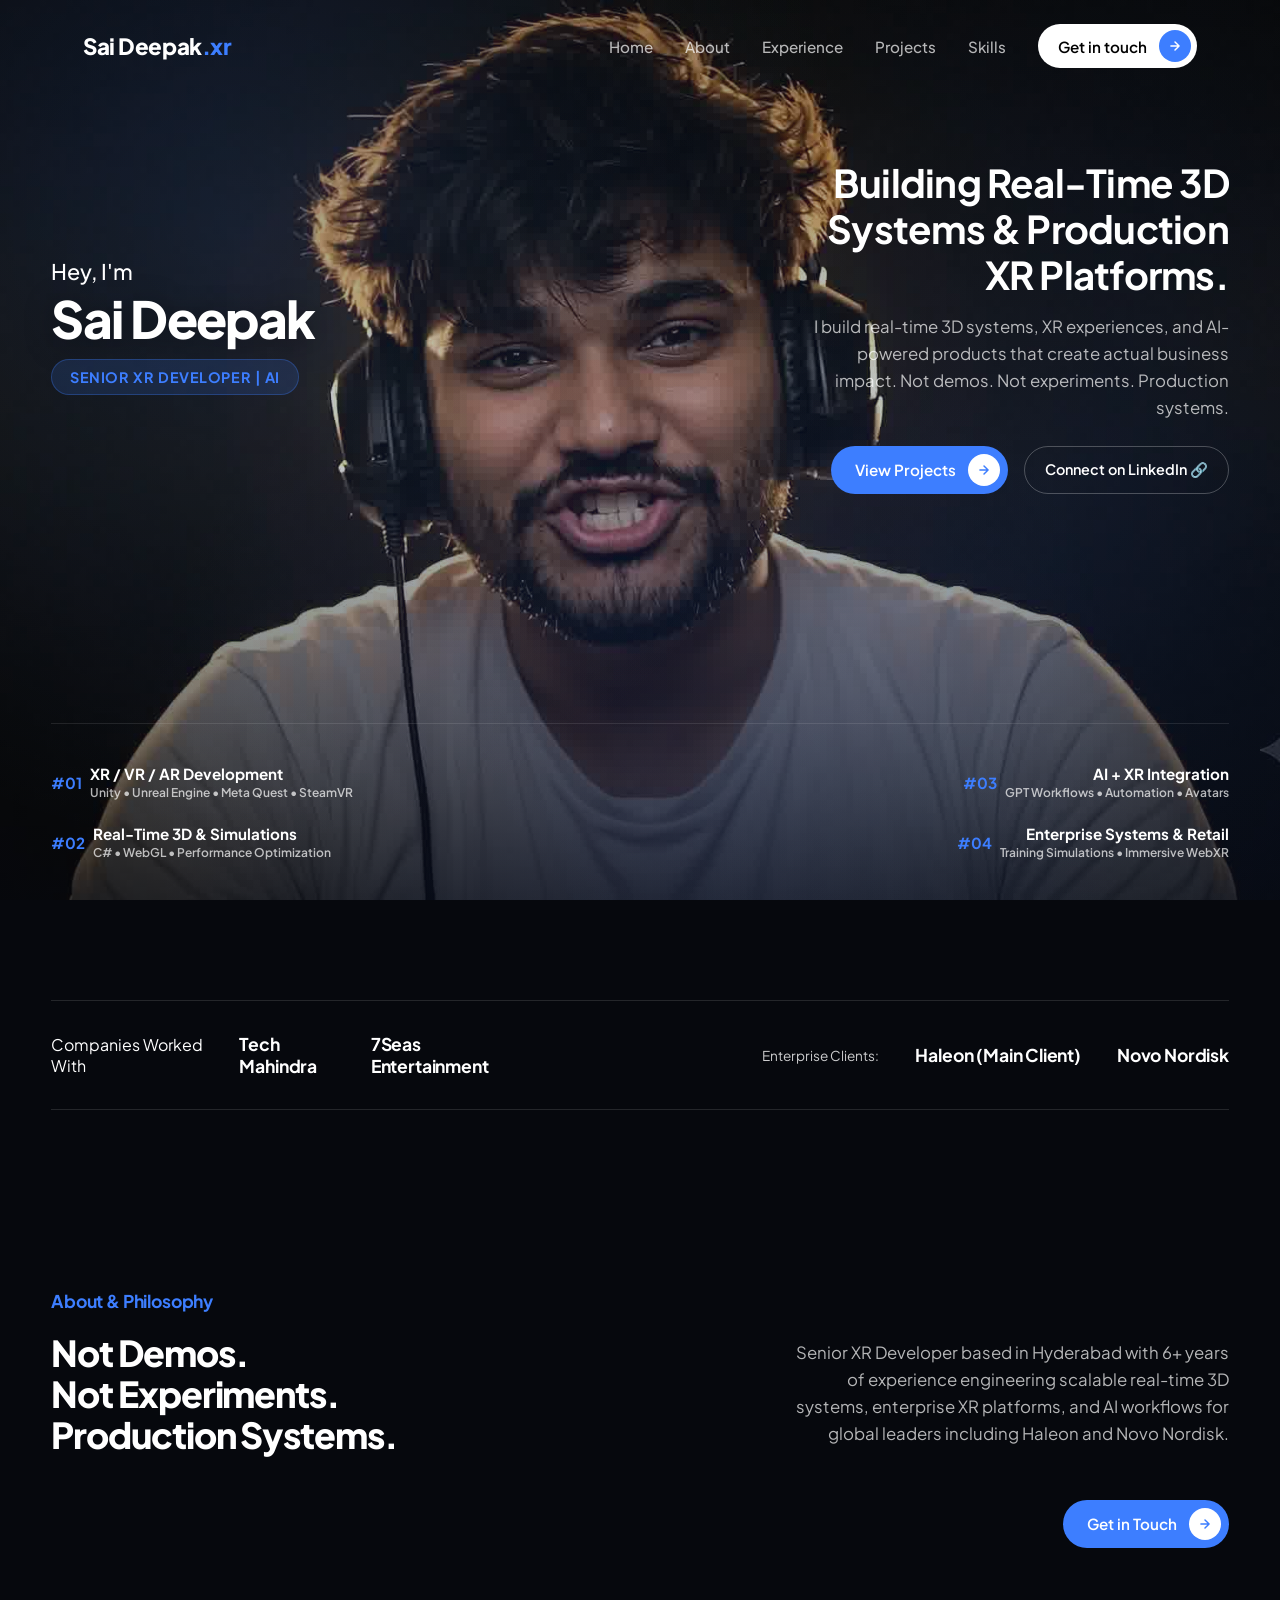
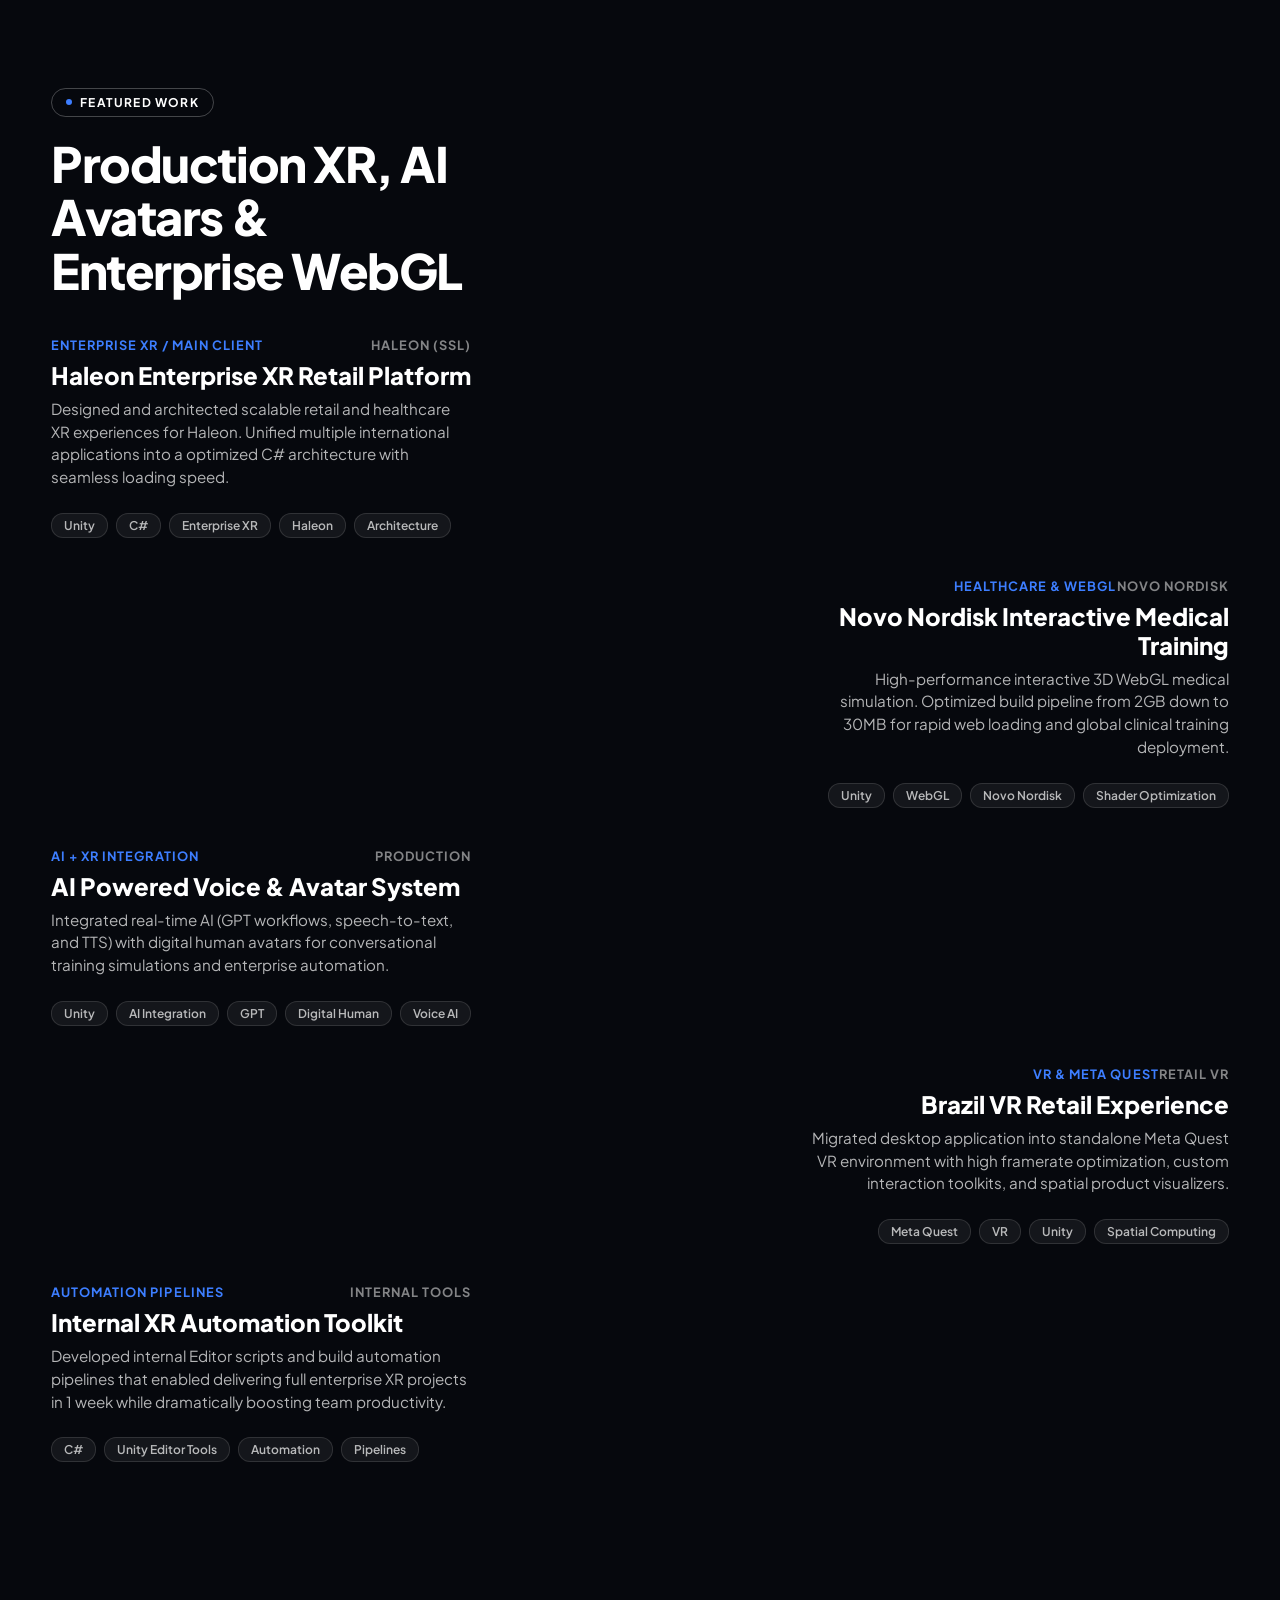
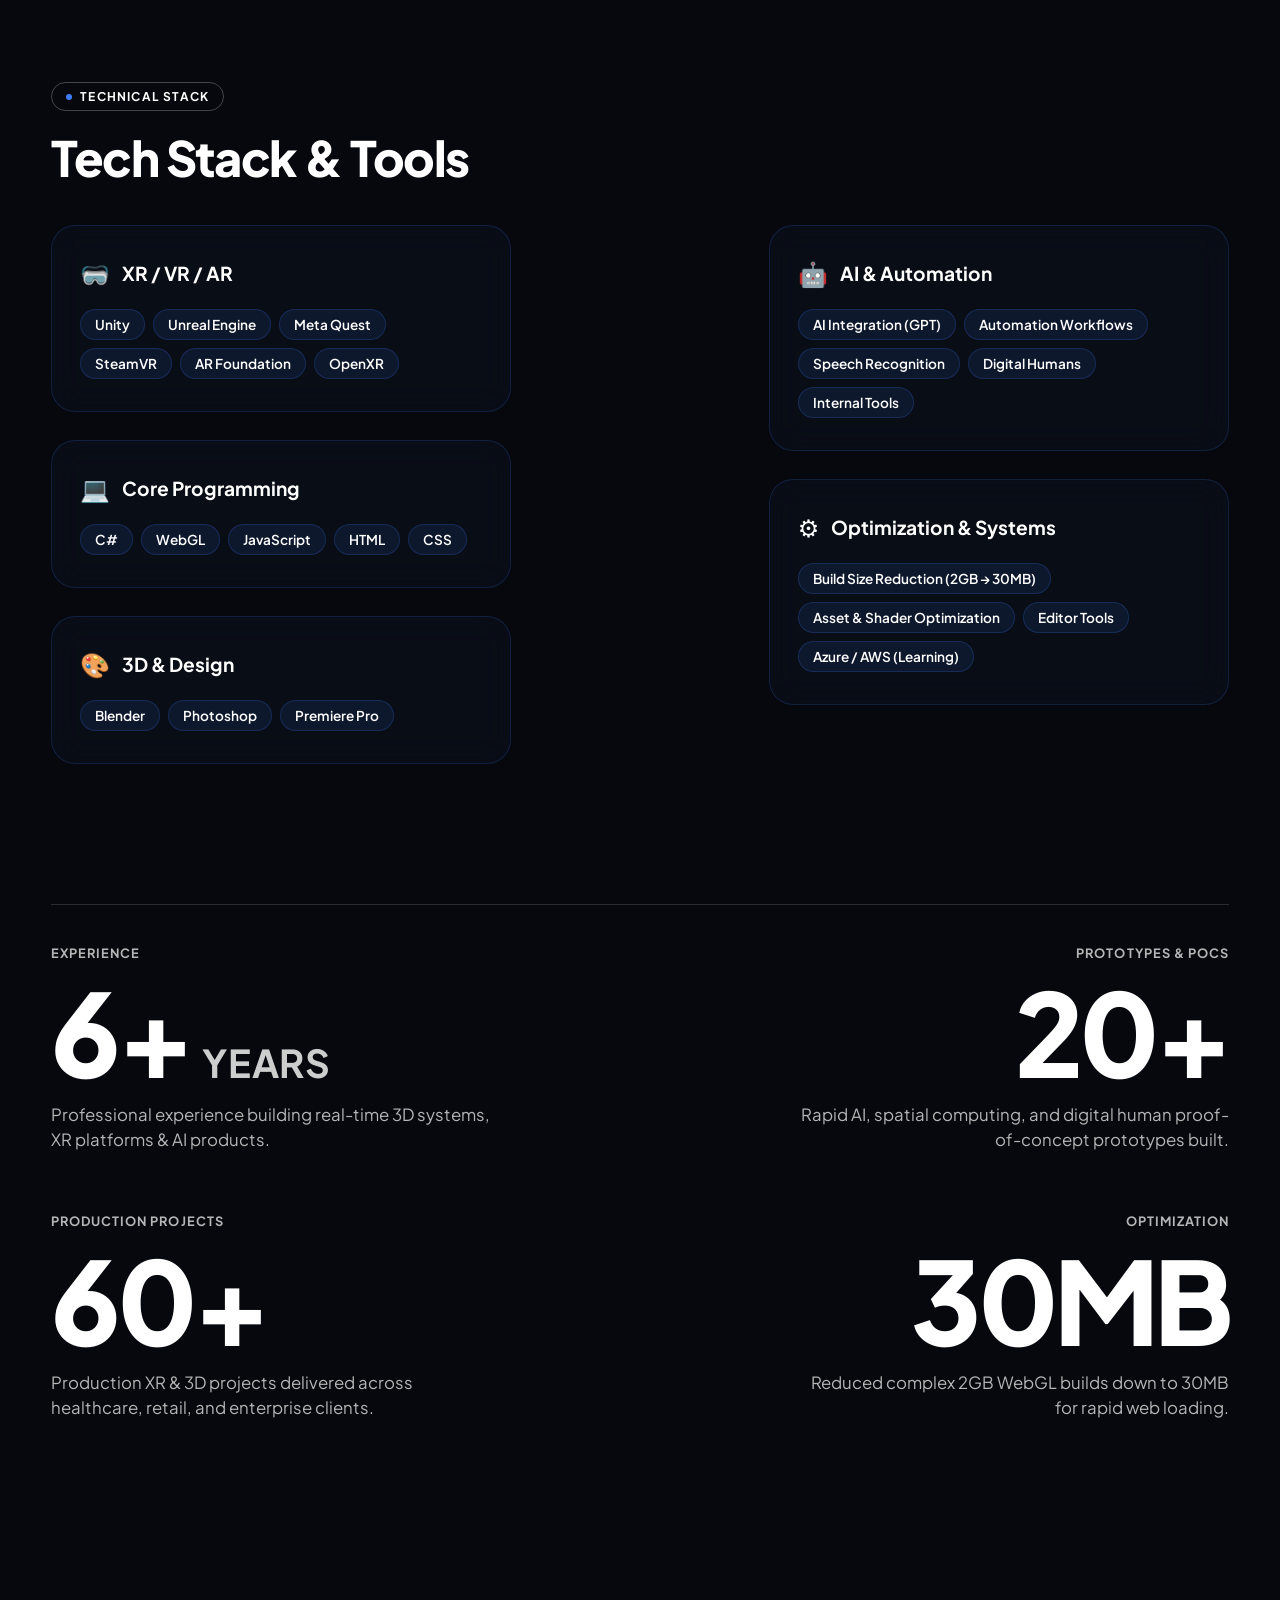
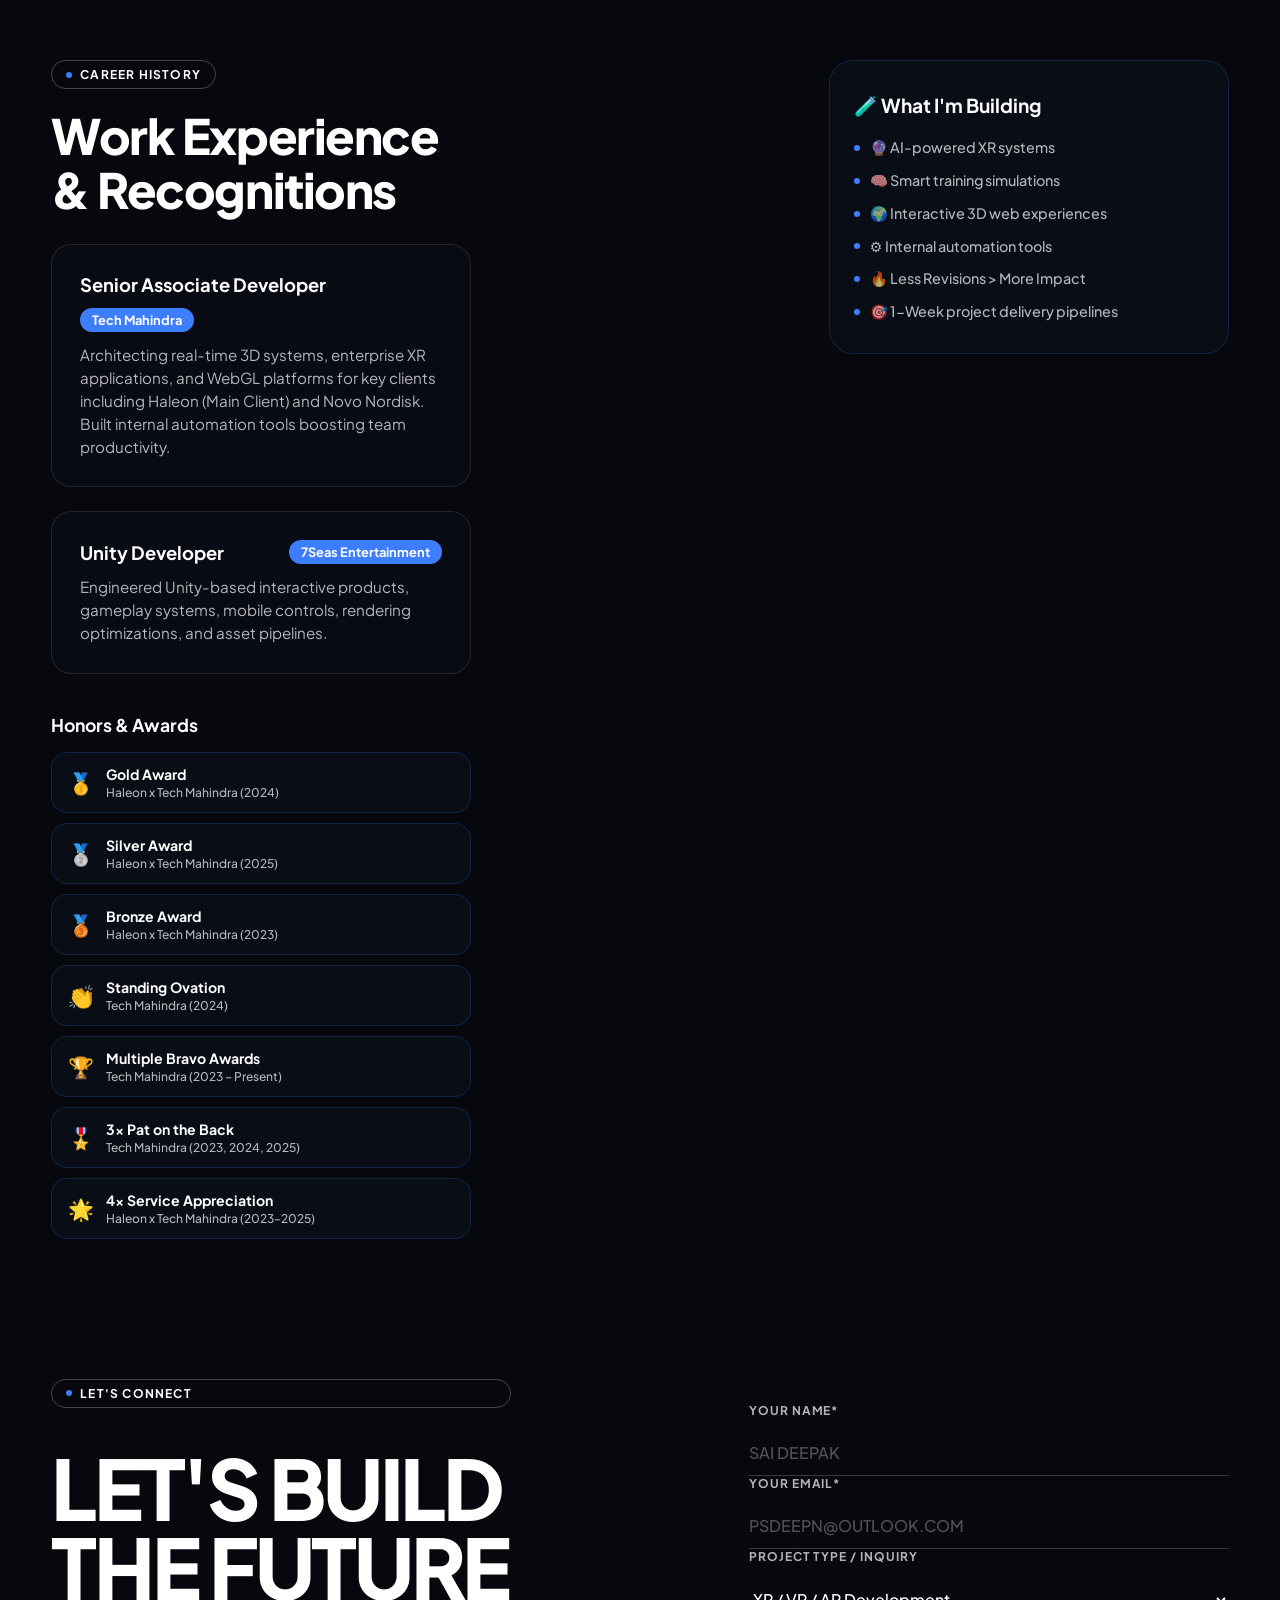
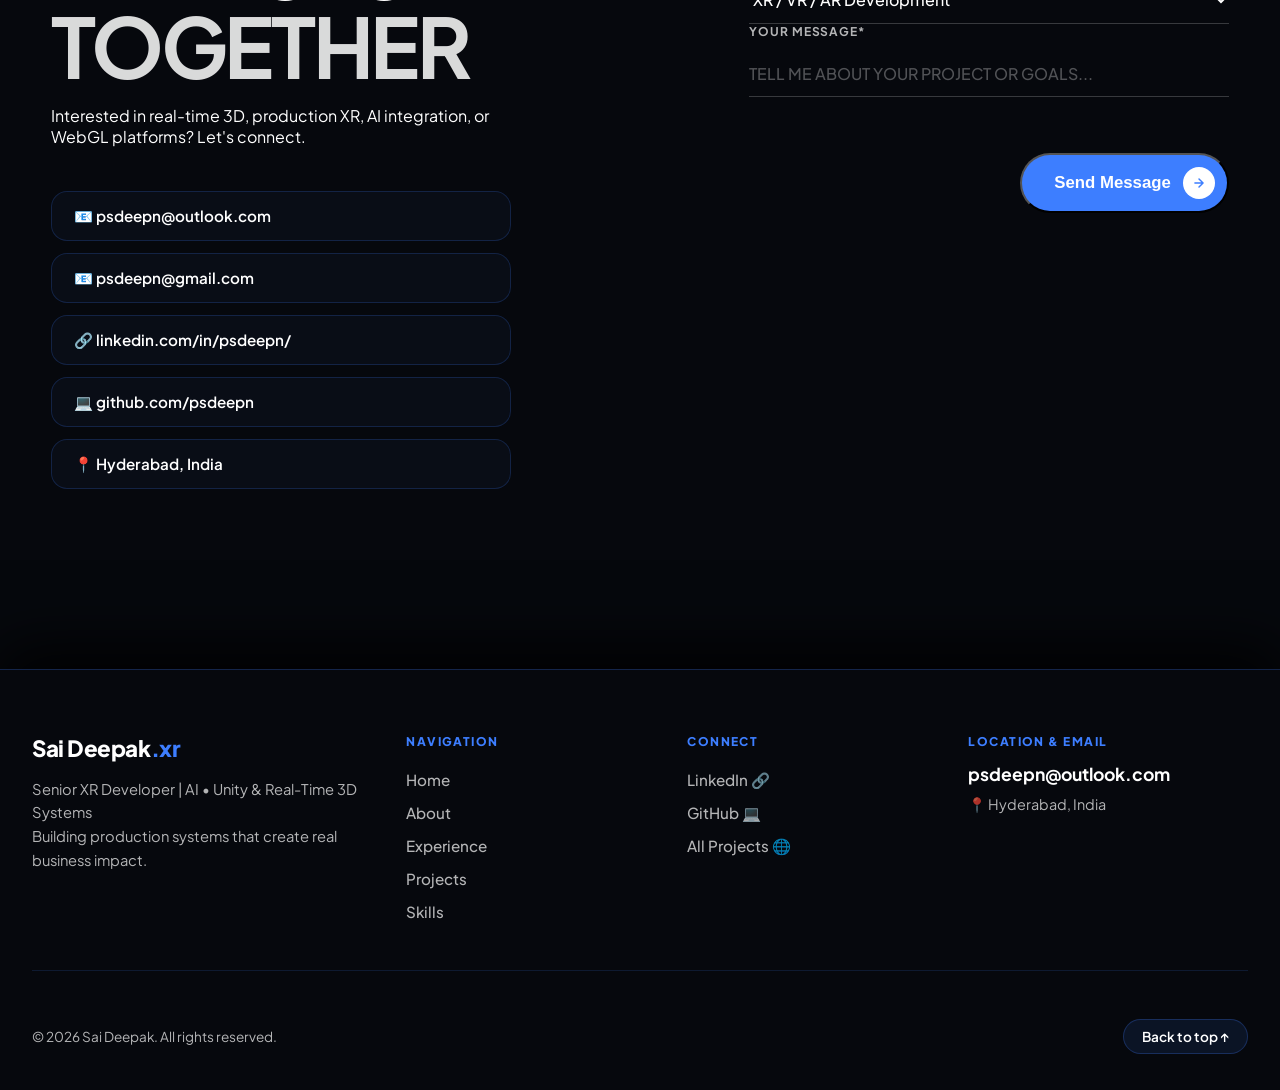
<file: index.html>
<!DOCTYPE html>
<html lang="en">
<head>
  <meta charset="UTF-8">
  <meta name="viewport" content="width=device-width, initial-scale=1.0">
  <title>Sai Deepak — Senior XR Developer | AI</title>
  <link rel="stylesheet" href="style.css">
  <link rel="preconnect" href="https://fonts.googleapis.com">
  <link rel="preconnect" href="https://fonts.gstatic.com" crossorigin>
  <link href="https://fonts.googleapis.com/css2?family=Plus+Jakarta+Sans:wght@300;400;500;600;700;800&family=Syne:wght@700;800&display=swap" rel="stylesheet">
</head>
<body>

  <!-- Loading Screen -->
  <div id="loader" class="loader-overlay">
    <div class="loader-content">
      <div class="spinner"></div>
      <div id="loader-text" class="loader-text">Loading 0%</div>
      <div class="progress-bar-track">
        <div id="progress-bar" class="progress-bar-fill"></div>
      </div>
    </div>
  </div>

  <!-- Background Fixed Animation Canvas -->
  <div class="canvas-container">
    <canvas id="animation-canvas"></canvas>
    <div class="canvas-scrim"></div>
  </div>

  <!-- Sticky Navbar -->
  <header class="navbar">
    <div class="nav-container">
      <a href="#home" class="brand-logo">Sai Deepak<span class="logo-accent">.xr</span></a>
      <nav class="nav-menu">
        <a href="#home" class="nav-link">Home</a>
        <a href="#about" class="nav-link">About</a>
        <a href="#experience" class="nav-link">Experience</a>
        <a href="#projects" class="nav-link">Projects</a>
        <a href="#skills" class="nav-link">Skills</a>
        <a href="#contact" class="btn-pill btn-pill-nav">
          <span>Get in touch</span>
          <span class="arrow-circle">
            <svg width="14" height="14" viewBox="0 0 24 24" fill="none" stroke="currentColor" stroke-width="2.5" stroke-linecap="round" stroke-linejoin="round">
              <path d="M5 12h14M12 5l7 7-7 7"/>
            </svg>
          </span>
        </a>
      </nav>
    </div>
  </header>

  <!-- Overlay Content Sections (Spatial Split Corridor Layout) -->
  <main class="content-wrapper">

    <!-- Hero Section -->
    <section id="home" class="hero-section">
      <div class="hero-grid">
        <!-- Left Hero Column -->
        <div class="hero-left">
          <p class="hero-subhead">Hey, I'm</p>
          <h1 class="hero-title">Sai Deepak</h1>
          <div class="hero-role-badge">Senior XR Developer | AI</div>
        </div>

        <!-- Right Hero Column -->
        <div class="hero-right">
          <h3 class="hero-quote">Building Real-Time 3D Systems & Production XR Platforms.</h3>
          <p class="hero-desc">I build real-time 3D systems, XR experiences, and AI-powered products that create actual business impact. Not demos. Not experiments. Production systems.</p>
          <div class="hero-actions">
            <a href="#projects" class="btn-pill btn-pill-primary">
              <span>View Projects</span>
              <span class="arrow-circle">
                <svg width="14" height="14" viewBox="0 0 24 24" fill="none" stroke="currentColor" stroke-width="2.5" stroke-linecap="round" stroke-linejoin="round">
                  <path d="M5 12h14M12 5l7 7-7 7"/>
                </svg>
              </span>
            </a>
            <a href="https://linkedin.com/in/psdeepn/" target="_blank" rel="noopener" class="btn-pill btn-pill-outline">
              <span>Connect on LinkedIn 🔗</span>
            </a>
          </div>
        </div>
      </div>

      <!-- Services / What I Do Row (Left & Right Split) -->
      <div class="services-row">
        <div class="services-left">
          <div class="service-tag">
            <span class="tag-num">#01</span>
            <div class="tag-content">
              <strong>XR / VR / AR Development</strong>
              <span>Unity • Unreal Engine • Meta Quest • SteamVR</span>
            </div>
          </div>
          <div class="service-tag">
            <span class="tag-num">#02</span>
            <div class="tag-content">
              <strong>Real-Time 3D & Simulations</strong>
              <span>C# • WebGL • Performance Optimization</span>
            </div>
          </div>
        </div>
        <div class="services-right">
          <div class="service-tag">
            <span class="tag-num">#03</span>
            <div class="tag-content">
              <strong>AI + XR Integration</strong>
              <span>GPT Workflows • Automation • Avatars</span>
            </div>
          </div>
          <div class="service-tag">
            <span class="tag-num">#04</span>
            <div class="tag-content">
              <strong>Enterprise Systems & Retail</strong>
              <span>Training Simulations • Immersive WebXR</span>
            </div>
          </div>
        </div>
      </div>
    </section>

    <!-- Trusted Brands / Companies Section -->
    <section class="brands-section">
      <div class="brands-card">
        <div class="brands-left">
          <span class="brands-label">Companies Worked With</span>
          <div class="brand-item"><span>Tech Mahindra</span></div>
          <div class="brand-item"><span>7Seas Entertainment</span></div>
        </div>
        <div class="brands-right">
          <span class="brands-label" style="font-size:0.85rem; opacity:0.8;">Enterprise Clients:</span>
          <div class="brand-item"><span>Haleon (Main Client)</span></div>
          <div class="brand-item"><span>Novo Nordisk</span></div>
        </div>
      </div>
    </section>

    <!-- About Me & Philosophy Section (Simplified & Compact) -->
    <section id="about" class="about-section">
      <div class="about-grid">
        <div class="about-left">
          <span class="section-badge">About & Philosophy</span>
          <h2 class="section-heading-compact">Not Demos.<br>Not Experiments.<br>Production Systems.</h2>
        </div>
        <div class="about-right">
          <p class="about-text-compact">Senior XR Developer based in Hyderabad with 6+ years of experience engineering scalable real-time 3D systems, enterprise XR platforms, and AI workflows for global leaders including Haleon and Novo Nordisk.</p>
          <div class="cta-row" style="margin-top: 16px;">
            <a href="#contact" class="btn-pill btn-pill-primary">
              <span>Get in Touch</span>
              <span class="arrow-circle">
                <svg width="14" height="14" viewBox="0 0 24 24" fill="none" stroke="currentColor" stroke-width="2.5" stroke-linecap="round" stroke-linejoin="round">
                  <path d="M5 12h14M12 5l7 7-7 7"/>
                </svg>
              </span>
            </a>
          </div>
        </div>
      </div>
    </section>

    <!-- Featured Projects Showcase Section -->
    <section id="projects" class="projects-section">
      <div class="section-header-wrap">
        <div class="badge-pill"><span class="badge-dot"></span> FEATURED WORK</div>
        <h2 class="section-title">Production XR, AI Avatars & Enterprise WebGL</h2>
      </div>

      <div class="projects-grid-featured">
        <!-- Project 1 (Left) -->
        <article class="project-card-full card-left">
          <div class="card-details">
            <div class="card-meta">
              <span class="card-cat">Enterprise XR / Main Client</span>
              <span class="card-year">Haleon (SSL)</span>
            </div>
            <h3 class="card-title">Haleon Enterprise XR Retail Platform</h3>
            <p class="card-desc">Designed and architected scalable retail and healthcare XR experiences for Haleon. Unified multiple international applications into a optimized C# architecture with seamless loading speed.</p>
            <div class="tech-tags">
              <span>Unity</span><span>C#</span><span>Enterprise XR</span><span>Haleon</span><span>Architecture</span>
            </div>
          </div>
        </article>

        <!-- Project 2 (Right) -->
        <article class="project-card-full card-right">
          <div class="card-details">
            <div class="card-meta">
              <span class="card-cat">Healthcare & WebGL</span>
              <span class="card-year">Novo Nordisk</span>
            </div>
            <h3 class="card-title">Novo Nordisk Interactive Medical Training</h3>
            <p class="card-desc">High-performance interactive 3D WebGL medical simulation. Optimized build pipeline from 2GB down to 30MB for rapid web loading and global clinical training deployment.</p>
            <div class="tech-tags">
              <span>Unity</span><span>WebGL</span><span>Novo Nordisk</span><span>Shader Optimization</span>
            </div>
          </div>
        </article>

        <!-- Project 3 (Left) -->
        <article class="project-card-full card-left">
          <div class="card-details">
            <div class="card-meta">
              <span class="card-cat">AI + XR Integration</span>
              <span class="card-year">Production</span>
            </div>
            <h3 class="card-title">AI Powered Voice & Avatar System</h3>
            <p class="card-desc">Integrated real-time AI (GPT workflows, speech-to-text, and TTS) with digital human avatars for conversational training simulations and enterprise automation.</p>
            <div class="tech-tags">
              <span>Unity</span><span>AI Integration</span><span>GPT</span><span>Digital Human</span><span>Voice AI</span>
            </div>
          </div>
        </article>

        <!-- Project 4 (Right) -->
        <article class="project-card-full card-right">
          <div class="card-details">
            <div class="card-meta">
              <span class="card-cat">VR & Meta Quest</span>
              <span class="card-year">Retail VR</span>
            </div>
            <h3 class="card-title">Brazil VR Retail Experience</h3>
            <p class="card-desc">Migrated desktop application into standalone Meta Quest VR environment with high framerate optimization, custom interaction toolkits, and spatial product visualizers.</p>
            <div class="tech-tags">
              <span>Meta Quest</span><span>VR</span><span>Unity</span><span>Spatial Computing</span>
            </div>
          </div>
        </article>

        <!-- Project 5 (Left) -->
        <article class="project-card-full card-left">
          <div class="card-details">
            <div class="card-meta">
              <span class="card-cat">Automation Pipelines</span>
              <span class="card-year">Internal Tools</span>
            </div>
            <h3 class="card-title">Internal XR Automation Toolkit</h3>
            <p class="card-desc">Developed internal Editor scripts and build automation pipelines that enabled delivering full enterprise XR projects in 1 week while dramatically boosting team productivity.</p>
            <div class="tech-tags">
              <span>C#</span><span>Unity Editor Tools</span><span>Automation</span><span>Pipelines</span>
            </div>
          </div>
        </article>
      </div>
    </section>

    <!-- Skills Matrix Section (2 Column Split) -->
    <section id="skills" class="skills-section">
      <div class="section-header-wrap">
        <div class="badge-pill"><span class="badge-dot"></span> TECHNICAL STACK</div>
        <h2 class="section-title">Tech Stack & Tools</h2>
      </div>

      <div class="skills-grid-split">
        <!-- Left Skills Column -->
        <div class="skills-col skills-col-left">
          <div class="skill-category-card">
            <div class="category-header">
              <span class="category-icon">🥽</span>
              <h3>XR / VR / AR</h3>
            </div>
            <div class="skill-pills">
              <span class="skill-pill">Unity</span>
              <span class="skill-pill">Unreal Engine</span>
              <span class="skill-pill">Meta Quest</span>
              <span class="skill-pill">SteamVR</span>
              <span class="skill-pill">AR Foundation</span>
              <span class="skill-pill">OpenXR</span>
            </div>
          </div>

          <div class="skill-category-card">
            <div class="category-header">
              <span class="category-icon">💻</span>
              <h3>Core Programming</h3>
            </div>
            <div class="skill-pills">
              <span class="skill-pill">C#</span>
              <span class="skill-pill">WebGL</span>
              <span class="skill-pill">JavaScript</span>
              <span class="skill-pill">HTML</span>
              <span class="skill-pill">CSS</span>
            </div>
          </div>

          <div class="skill-category-card">
            <div class="category-header">
              <span class="category-icon">🎨</span>
              <h3>3D & Design</h3>
            </div>
            <div class="skill-pills">
              <span class="skill-pill">Blender</span>
              <span class="skill-pill">Photoshop</span>
              <span class="skill-pill">Premiere Pro</span>
            </div>
          </div>
        </div>

        <!-- Right Skills Column -->
        <div class="skills-col skills-col-right">
          <div class="skill-category-card">
            <div class="category-header">
              <span class="category-icon">🤖</span>
              <h3>AI & Automation</h3>
            </div>
            <div class="skill-pills">
              <span class="skill-pill">AI Integration (GPT)</span>
              <span class="skill-pill">Automation Workflows</span>
              <span class="skill-pill">Speech Recognition</span>
              <span class="skill-pill">Digital Humans</span>
              <span class="skill-pill">Internal Tools</span>
            </div>
          </div>

          <div class="skill-category-card">
            <div class="category-header">
              <span class="category-icon">⚙️</span>
              <h3>Optimization & Systems</h3>
            </div>
            <div class="skill-pills">
              <span class="skill-pill">Build Size Reduction (2GB → 30MB)</span>
              <span class="skill-pill">Asset & Shader Optimization</span>
              <span class="skill-pill">Editor Tools</span>
              <span class="skill-pill">Azure / AWS (Learning)</span>
            </div>
          </div>
        </div>
      </div>
    </section>

    <!-- Career Highlights / Stats Section (Updated counts) -->
    <section id="stats" class="stats-section">
      <div class="stats-divider"></div>
      <div class="stats-grid">
        <!-- Left Stats Column -->
        <div class="stats-col stats-col-left">
          <div class="stat-item">
            <span class="stat-header-label">EXPERIENCE</span>
            <div class="stat-value">6+ <span class="stat-unit">YEARS</span></div>
            <p class="stat-desc">Professional experience building real-time 3D systems, XR platforms & AI products.</p>
          </div>

          <div class="stat-item">
            <span class="stat-header-label">PRODUCTION PROJECTS</span>
            <div class="stat-value">60+</div>
            <p class="stat-desc">Production XR & 3D projects delivered across healthcare, retail, and enterprise clients.</p>
          </div>
        </div>

        <!-- Right Stats Column (Extreme Right Alignment) -->
        <div class="stats-col stats-col-right">
          <div class="stat-item">
            <span class="stat-header-label">PROTOTYPES & POCs</span>
            <div class="stat-value">20+</div>
            <p class="stat-desc">Rapid AI, spatial computing, and digital human proof-of-concept prototypes built.</p>
          </div>

          <div class="stat-item">
            <span class="stat-header-label">OPTIMIZATION</span>
            <div class="stat-value">30MB</div>
            <p class="stat-desc">Reduced complex 2GB WebGL builds down to 30MB for rapid web loading.</p>
          </div>
        </div>
      </div>
    </section>

    <!-- Experience & Awards Section (Aligned Grid) -->
    <section id="experience" class="experience-section">
      <div class="experience-grid-layout">
        <!-- Left Column: Work History & Awards -->
        <div class="exp-col-main">
          <div class="badge-pill"><span class="badge-dot"></span> CAREER HISTORY</div>
          <h2 class="section-title">Work Experience & Recognitions</h2>

          <div class="timeline-list">
            <div class="timeline-item">
              <div class="item-header">
                <h3>Senior Associate Developer</h3>
                <span class="company-tag">Tech Mahindra</span>
              </div>
              <p class="item-desc">Architecting real-time 3D systems, enterprise XR applications, and WebGL platforms for key clients including Haleon (Main Client) and Novo Nordisk. Built internal automation tools boosting team productivity.</p>
            </div>

            <div class="timeline-item">
              <div class="item-header">
                <h3>Unity Developer</h3>
                <span class="company-tag">7Seas Entertainment</span>
              </div>
              <p class="item-desc">Engineered Unity-based interactive products, gameplay systems, mobile controls, rendering optimizations, and asset pipelines.</p>
            </div>
          </div>

          <!-- Complete Awards & Recognitions Grid -->
          <div class="awards-block">
            <h4 class="awards-title">Honors & Awards</h4>
            <div class="awards-grid">
              <div class="award-card">
                <span class="award-trophy">🥇</span>
                <div class="award-info">
                  <strong>Gold Award</strong>
                  <span class="award-meta">Haleon x Tech Mahindra (2024)</span>
                </div>
              </div>

              <div class="award-card">
                <span class="award-trophy">🥈</span>
                <div class="award-info">
                  <strong>Silver Award</strong>
                  <span class="award-meta">Haleon x Tech Mahindra (2025)</span>
                </div>
              </div>

              <div class="award-card">
                <span class="award-trophy">🥉</span>
                <div class="award-info">
                  <strong>Bronze Award</strong>
                  <span class="award-meta">Haleon x Tech Mahindra (2023)</span>
                </div>
              </div>

              <div class="award-card">
                <span class="award-trophy">👏</span>
                <div class="award-info">
                  <strong>Standing Ovation</strong>
                  <span class="award-meta">Tech Mahindra (2024)</span>
                </div>
              </div>

              <div class="award-card">
                <span class="award-trophy">🏆</span>
                <div class="award-info">
                  <strong>Multiple Bravo Awards</strong>
                  <span class="award-meta">Tech Mahindra (2023 – Present)</span>
                </div>
              </div>

              <div class="award-card">
                <span class="award-trophy">🎖️</span>
                <div class="award-info">
                  <strong>3x Pat on the Back</strong>
                  <span class="award-meta">Tech Mahindra (2023, 2024, 2025)</span>
                </div>
              </div>

              <div class="award-card">
                <span class="award-trophy">🌟</span>
                <div class="award-info">
                  <strong>4x Service Appreciation</strong>
                  <span class="award-meta">Haleon x Tech Mahindra (2023–2025)</span>
                </div>
              </div>
            </div>
          </div>
        </div>

        <!-- Right Column: What I'm Building Sidebar -->
        <div class="exp-col-sidebar">
          <div class="sidebar-card">
            <h3>🧪 What I'm Building</h3>
            <ul class="focus-list">
              <li><span class="bullet-dot"></span> 🔮 AI-powered XR systems</li>
              <li><span class="bullet-dot"></span> 🧠 Smart training simulations</li>
              <li><span class="bullet-dot"></span> 🌍 Interactive 3D web experiences</li>
              <li><span class="bullet-dot"></span> ⚙️ Internal automation tools</li>
              <li><span class="bullet-dot"></span> 🔥 Less Revisions > More Impact</li>
              <li><span class="bullet-dot"></span> 🎯 1-Week project delivery pipelines</li>
            </ul>
          </div>
        </div>
      </div>
    </section>

    <!-- Contact Section (Split Grid Left & Right) -->
    <section id="contact" class="contact-section">
      <div class="contact-grid-split">
        <!-- Left Contact Info -->
        <div class="contact-left-col">
          <div class="badge-pill"><span class="badge-dot"></span> LET'S CONNECT</div>
          <h2 class="contact-title">LET'S BUILD<br>THE FUTURE <span class="contact-title-sub">TOGETHER</span></h2>
          <p class="contact-desc">Interested in real-time 3D, production XR, AI integration, or WebGL platforms? Let's connect.</p>

          <div class="contact-info-pills">
            <a href="mailto:psdeepn@outlook.com" class="info-pill-item" style="text-decoration:none;">📧 psdeepn@outlook.com</a>
            <a href="mailto:psdeepn@gmail.com" class="info-pill-item" style="text-decoration:none;">📧 psdeepn@gmail.com</a>
            <a href="https://www.linkedin.com/in/psdeepn/" target="_blank" rel="noopener" class="info-pill-item" style="text-decoration:none;">🔗 linkedin.com/in/psdeepn/</a>
            <a href="https://github.com/psdeepn" target="_blank" rel="noopener" class="info-pill-item" style="text-decoration:none;">💻 github.com/psdeepn</a>
            <div class="info-pill-item">📍 Hyderabad, India</div>
          </div>
        </div>

        <!-- Right Contact Form Card -->
        <div class="contact-right-col">
          <form class="contact-form" onsubmit="event.preventDefault(); alert('Thank you! Message submitted.');">
            <div class="form-group">
              <label for="name">YOUR NAME*</label>
              <input type="text" id="name" placeholder="SAI DEEPAK" required>
            </div>

            <div class="form-group">
              <label for="email">YOUR EMAIL*</label>
              <input type="email" id="email" placeholder="psdeepn@outlook.com" required>
            </div>

            <div class="form-group">
              <label for="project-type">PROJECT TYPE / INQUIRY</label>
              <select id="project-type">
                <option value="xr">XR / VR / AR Development</option>
                <option value="ai">AI + XR Integration (GPT / Avatars)</option>
                <option value="webgl">Real-Time 3D & WebGL</option>
                <option value="automation">Internal Tools & Automation</option>
              </select>
            </div>

            <div class="form-group">
              <label for="message">YOUR MESSAGE*</label>
              <input type="text" id="message" placeholder="Tell me about your project or goals..." required>
            </div>

            <div class="form-submit-wrap">
              <button type="submit" class="btn-pill btn-pill-primary btn-submit">
                <span>Send Message</span>
                <span class="arrow-circle">
                  <svg width="14" height="14" viewBox="0 0 24 24" fill="none" stroke="currentColor" stroke-width="2.5" stroke-linecap="round" stroke-linejoin="round">
                    <path d="M5 12h14M12 5l7 7-7 7"/>
                  </svg>
                </span>
              </button>
            </div>
          </form>
        </div>
      </div>
    </section>

  </main>

  <!-- Full-Width Edge-to-Edge Solid Footer -->
  <footer class="site-footer">
    <div class="footer-inner">
      <div class="footer-grid">
        <!-- Col 1: Brand -->
        <div class="footer-col footer-col-brand">
          <a href="#home" class="brand-logo">Sai Deepak<span class="logo-accent">.xr</span></a>
          <p class="footer-tagline">Senior XR Developer | AI • Unity & Real-Time 3D Systems<br>Building production systems that create real business impact.</p>
        </div>

        <!-- Col 2: Navigation -->
        <div class="footer-col">
          <span class="footer-col-head">NAVIGATION</span>
          <ul class="footer-link-list">
            <li><a href="#home">Home</a></li>
            <li><a href="#about">About</a></li>
            <li><a href="#experience">Experience</a></li>
            <li><a href="#projects">Projects</a></li>
            <li><a href="#skills">Skills</a></li>
          </ul>
        </div>

        <!-- Col 3: Social & Links -->
        <div class="footer-col">
          <span class="footer-col-head">CONNECT</span>
          <ul class="footer-link-list">
            <li><a href="https://www.linkedin.com/in/psdeepn/" target="_blank" rel="noopener">LinkedIn 🔗</a></li>
            <li><a href="https://github.com/psdeepn" target="_blank" rel="noopener">GitHub 💻</a></li>
            <li><a href="projects.html">All Projects 🌐</a></li>
          </ul>
        </div>

        <!-- Col 4: Direct Contact -->
        <div class="footer-col footer-col-direct">
          <span class="footer-col-head">LOCATION & EMAIL</span>
          <a href="mailto:psdeepn@outlook.com" class="footer-email">psdeepn@outlook.com</a>
          <span class="footer-location">📍 Hyderabad, India</span>
        </div>
      </div>

      <div class="footer-divider"></div>

      <div class="footer-bottom">
        <p class="copyright-text">© 2026 Sai Deepak. All rights reserved.</p>
        <a href="#home" class="back-to-top">Back to top ↑</a>
      </div>
    </div>
  </footer>

  <script src="script.js"></script>
</body>
</html>
</file>
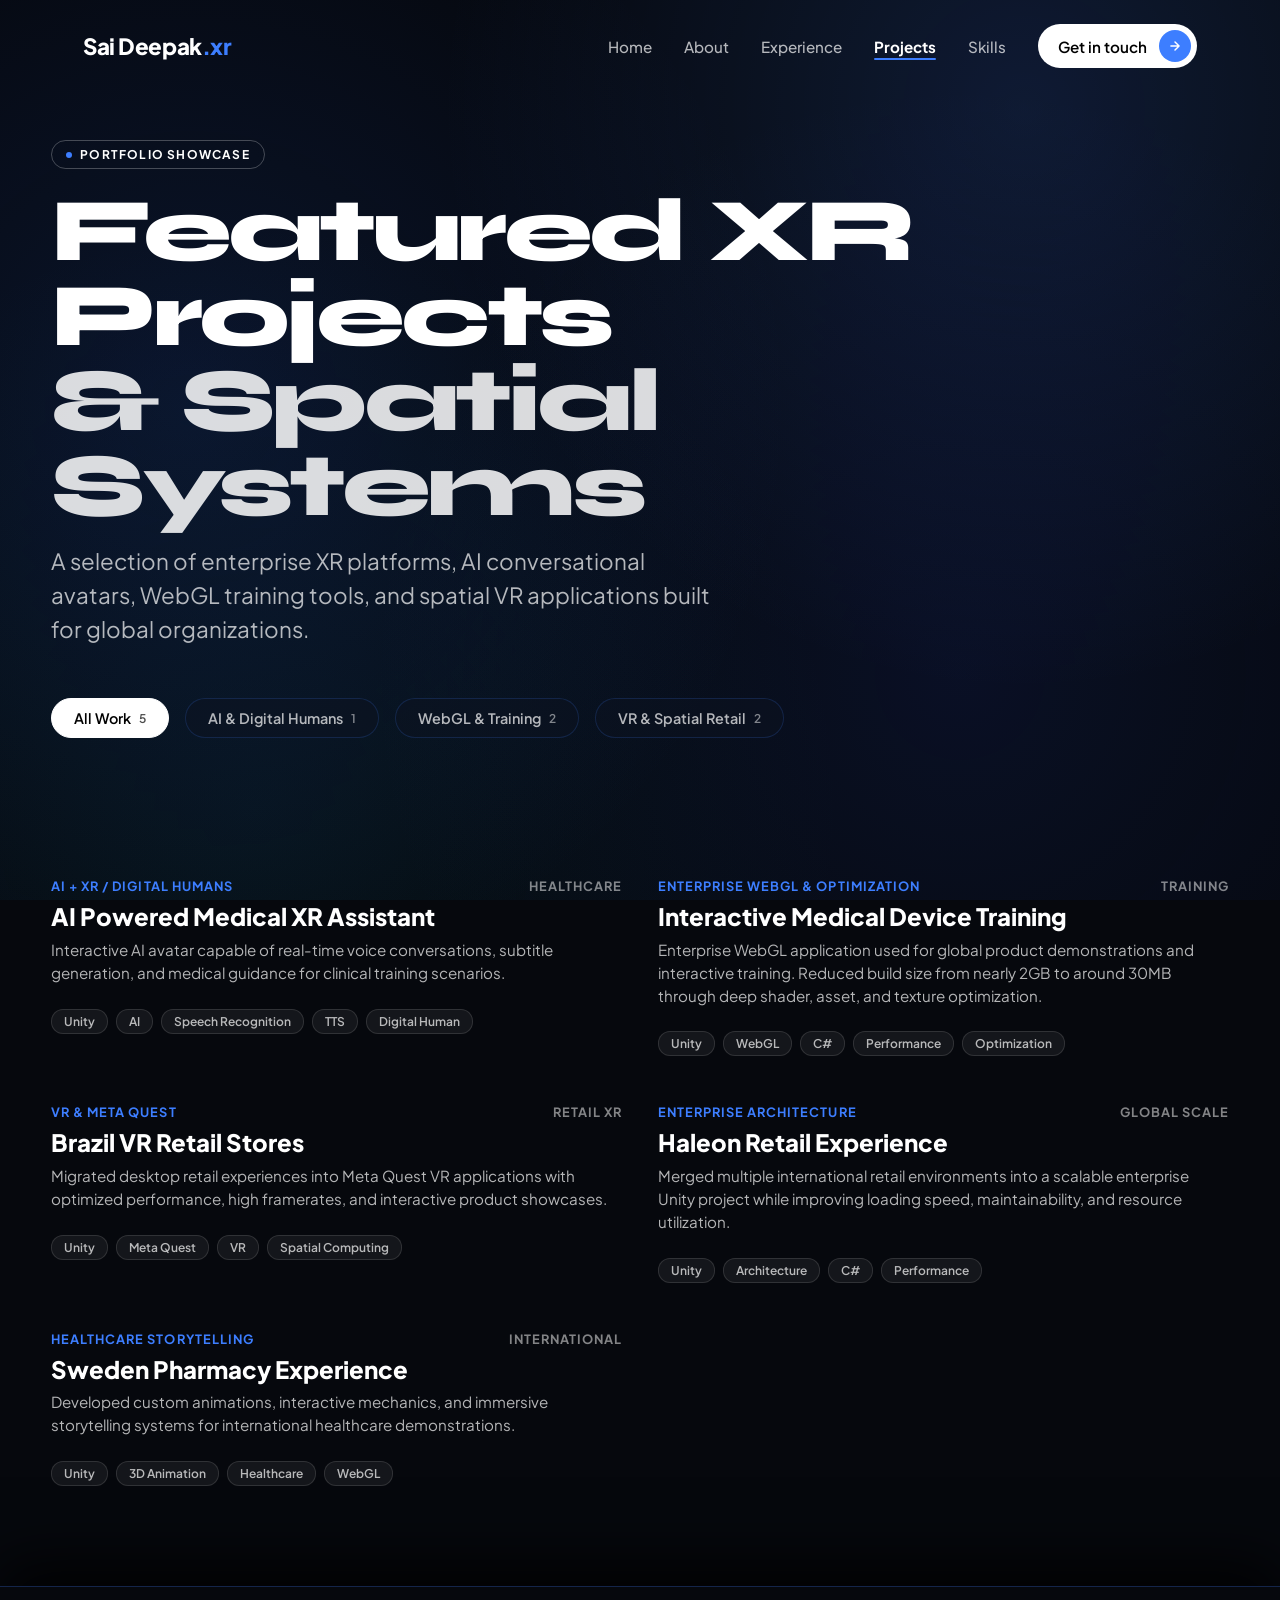
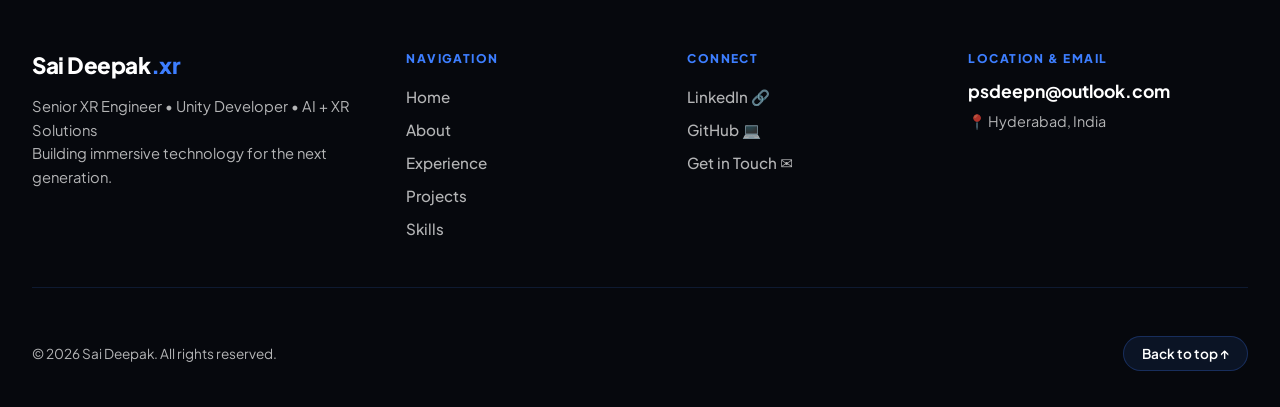
<file: projects.html>
<!DOCTYPE html>
<html lang="en">
<head>
  <meta charset="UTF-8">
  <meta name="viewport" content="width=device-width, initial-scale=1.0">
  <title>Projects & Case Studies — Sai Deepak (Senior XR Engineer)</title>
  <link rel="stylesheet" href="style.css">
  <link rel="preconnect" href="https://fonts.googleapis.com">
  <link rel="preconnect" href="https://fonts.gstatic.com" crossorigin>
  <link href="https://fonts.googleapis.com/css2?family=Plus+Jakarta+Sans:wght@300;400;500;600;700;800&family=Syne:wght@700;800&display=swap" rel="stylesheet">
</head>
<body class="projects-page-body">

  <!-- Ambient Dark Gradient Background Overlay -->
  <div class="ambient-gradient-overlay"></div>

  <!-- Sticky Navigation Bar -->
  <header class="navbar">
    <div class="nav-container">
      <a href="index.html" class="brand-logo">Sai Deepak<span class="logo-accent">.xr</span></a>
      <nav class="nav-menu">
        <a href="index.html#home" class="nav-link">Home</a>
        <a href="index.html#about" class="nav-link">About</a>
        <a href="index.html#experience" class="nav-link">Experience</a>
        <a href="projects.html" class="nav-link active">Projects</a>
        <a href="index.html#skills" class="nav-link">Skills</a>
        <a href="index.html#contact" class="btn-pill btn-pill-nav">
          <span>Get in touch</span>
          <span class="arrow-circle">
            <svg width="14" height="14" viewBox="0 0 24 24" fill="none" stroke="currentColor" stroke-width="2.5" stroke-linecap="round" stroke-linejoin="round">
              <path d="M5 12h14M12 5l7 7-7 7"/>
            </svg>
          </span>
        </a>
      </nav>
    </div>
  </header>

  <!-- Main Projects Wrapper -->
  <main class="content-wrapper">

    <!-- Hero Header & Title Subtext -->
    <section id="projects-hero" class="projects-hero-section">
      <div class="projects-hero-content">
        <div class="badge-pill"><span class="badge-dot"></span> PORTFOLIO SHOWCASE</div>
        <h1 class="projects-hero-title">Featured XR Projects<br><span class="hero-title-sub">& Spatial Systems</span></h1>
        <p class="projects-hero-subtext">A selection of enterprise XR platforms, AI conversational avatars, WebGL training tools, and spatial VR applications built for global organizations.</p>
      </div>

      <!-- Filter Tabs -->
      <div class="filter-bar">
        <button class="filter-btn active">All Work <span class="filter-count">5</span></button>
        <button class="filter-btn">AI & Digital Humans <span class="filter-count">1</span></button>
        <button class="filter-btn">WebGL & Training <span class="filter-count">2</span></button>
        <button class="filter-btn">VR & Spatial Retail <span class="filter-count">2</span></button>
      </div>
    </section>

    <!-- Featured Projects Grid -->
    <section class="all-projects-grid-section">
      <div class="projects-grid-full">

        <!-- Project Card 1 -->
        <article class="project-card-full">
          <div class="card-details">
            <div class="card-meta">
              <span class="card-cat">AI + XR / Digital Humans</span>
              <span class="card-year">Healthcare</span>
            </div>
            <h3 class="card-title">AI Powered Medical XR Assistant</h3>
            <p class="card-desc">Interactive AI avatar capable of real-time voice conversations, subtitle generation, and medical guidance for clinical training scenarios.</p>
            <div class="tech-tags">
              <span>Unity</span><span>AI</span><span>Speech Recognition</span><span>TTS</span><span>Digital Human</span>
            </div>
          </div>
        </article>

        <!-- Project Card 2 -->
        <article class="project-card-full">
          <div class="card-details">
            <div class="card-meta">
              <span class="card-cat">Enterprise WebGL & Optimization</span>
              <span class="card-year">Training</span>
            </div>
            <h3 class="card-title">Interactive Medical Device Training</h3>
            <p class="card-desc">Enterprise WebGL application used for global product demonstrations and interactive training. Reduced build size from nearly 2GB to around 30MB through deep shader, asset, and texture optimization.</p>
            <div class="tech-tags">
              <span>Unity</span><span>WebGL</span><span>C#</span><span>Performance</span><span>Optimization</span>
            </div>
          </div>
        </article>

        <!-- Project Card 3 -->
        <article class="project-card-full">
          <div class="card-details">
            <div class="card-meta">
              <span class="card-cat">VR & Meta Quest</span>
              <span class="card-year">Retail XR</span>
            </div>
            <h3 class="card-title">Brazil VR Retail Stores</h3>
            <p class="card-desc">Migrated desktop retail experiences into Meta Quest VR applications with optimized performance, high framerates, and interactive product showcases.</p>
            <div class="tech-tags">
              <span>Unity</span><span>Meta Quest</span><span>VR</span><span>Spatial Computing</span>
            </div>
          </div>
        </article>

        <!-- Project Card 4 -->
        <article class="project-card-full">
          <div class="card-details">
            <div class="card-meta">
              <span class="card-cat">Enterprise Architecture</span>
              <span class="card-year">Global Scale</span>
            </div>
            <h3 class="card-title">Haleon Retail Experience</h3>
            <p class="card-desc">Merged multiple international retail environments into a scalable enterprise Unity project while improving loading speed, maintainability, and resource utilization.</p>
            <div class="tech-tags">
              <span>Unity</span><span>Architecture</span><span>C#</span><span>Performance</span>
            </div>
          </div>
        </article>

        <!-- Project Card 5 -->
        <article class="project-card-full">
          <div class="card-details">
            <div class="card-meta">
              <span class="card-cat">Healthcare Storytelling</span>
              <span class="card-year">International</span>
            </div>
            <h3 class="card-title">Sweden Pharmacy Experience</h3>
            <p class="card-desc">Developed custom animations, interactive mechanics, and immersive storytelling systems for international healthcare demonstrations.</p>
            <div class="tech-tags">
              <span>Unity</span><span>3D Animation</span><span>Healthcare</span><span>WebGL</span>
            </div>
          </div>
        </article>

      </div>
    </section>

  </main>

  <!-- Full-Width Edge-to-Edge Solid Footer -->
  <footer class="site-footer">
    <div class="footer-inner">
      <div class="footer-grid">
        <!-- Col 1: Brand -->
        <div class="footer-col footer-col-brand">
          <a href="index.html" class="brand-logo">Sai Deepak<span class="logo-accent">.xr</span></a>
          <p class="footer-tagline">Senior XR Engineer • Unity Developer • AI + XR Solutions<br>Building immersive technology for the next generation.</p>
        </div>

        <!-- Col 2: Navigation -->
        <div class="footer-col">
          <span class="footer-col-head">NAVIGATION</span>
          <ul class="footer-link-list">
            <li><a href="index.html#home">Home</a></li>
            <li><a href="index.html#about">About</a></li>
            <li><a href="index.html#experience">Experience</a></li>
            <li><a href="projects.html">Projects</a></li>
            <li><a href="index.html#skills">Skills</a></li>
          </ul>
        </div>

        <!-- Col 3: Social & Links -->
        <div class="footer-col">
          <span class="footer-col-head">CONNECT</span>
          <ul class="footer-link-list">
            <li><a href="https://www.linkedin.com/in/psdeepn/" target="_blank" rel="noopener">LinkedIn 🔗</a></li>
            <li><a href="https://github.com/psdeepn" target="_blank" rel="noopener">GitHub 💻</a></li>
            <li><a href="index.html#contact">Get in Touch ✉️</a></li>
          </ul>
        </div>

        <!-- Col 4: Direct Contact -->
        <div class="footer-col footer-col-direct">
          <span class="footer-col-head">LOCATION & EMAIL</span>
          <a href="mailto:psdeepn@outlook.com" class="footer-email">psdeepn@outlook.com</a>
          <span class="footer-location">📍 Hyderabad, India</span>
        </div>
      </div>

      <div class="footer-divider"></div>

      <div class="footer-bottom">
        <p class="copyright-text">© 2026 Sai Deepak. All rights reserved.</p>
        <a href="#projects-hero" class="back-to-top">Back to top ↑</a>
      </div>
    </div>
  </footer>

</body>
</html>
</file>
<file: style.css>
:root {
  --bg-dark: #06080D;
  --accent-orange: #3D7EFF; /* Remapped to Electric Blue */
  --accent-blue: #3D7EFF;
  --text-white: #FFFFFF;
  --text-muted: rgba(255, 255, 255, 0.7);
  --text-dim: rgba(255, 255, 255, 0.5);
  --card-bg: rgba(13, 19, 33, 0.55);
  --card-border: rgba(61, 126, 255, 0.15);
}

* {
  box-sizing: border-box;
  margin: 0;
  padding: 0;
}

html {
  scroll-behavior: smooth;
}

body {
  width: 100%;
  background-color: var(--bg-dark);
  color: var(--text-white);
  font-family: 'Plus Jakarta Sans', system-ui, -apple-system, sans-serif;
  overflow-x: hidden;
  position: relative;
}

/* Background Fixed Canvas Container */
.canvas-container {
  position: fixed;
  top: 0;
  left: 0;
  width: 100vw;
  height: 100vh;
  z-index: 1;
  pointer-events: none;
  overflow: hidden;
  transition: opacity 0.4s ease;
}

#animation-canvas {
  width: 100%;
  height: 100%;
  display: block;
}

/* Subtle scrim with low-opacity dark blue ambient gradient spots */
.canvas-scrim {
  position: absolute;
  inset: 0;
  background: radial-gradient(circle at 18% 25%, rgba(61, 126, 255, 0.16) 0%, transparent 50%),
              radial-gradient(circle at 82% 55%, rgba(37, 99, 235, 0.14) 0%, transparent 55%),
              radial-gradient(circle at 50% 85%, rgba(30, 64, 175, 0.15) 0%, transparent 50%),
              linear-gradient(to bottom, rgba(6, 8, 13, 0.4) 0%, rgba(6, 8, 13, 0.15) 50%, rgba(6, 8, 13, 0.8) 100%);
  pointer-events: none;
}

/* Loading Overlay */
.loader-overlay {
  position: fixed;
  inset: 0;
  background-color: var(--bg-dark);
  z-index: 9999;
  display: flex;
  justify-content: center;
  align-items: center;
  transition: opacity 0.6s cubic-bezier(0.16, 1, 0.3, 1), visibility 0.6s;
}

.loader-overlay.hidden {
  opacity: 0;
  visibility: hidden;
  pointer-events: none;
}

.loader-content {
  display: flex;
  flex-direction: column;
  align-items: center;
  gap: 16px;
  width: 240px;
}

.spinner {
  width: 32px;
  height: 32px;
  border: 2px solid rgba(255, 255, 255, 0.1);
  border-top-color: var(--accent-orange);
  border-radius: 50%;
  animation: spin 0.8s linear infinite;
}

@keyframes spin {
  to { transform: rotate(360deg); }
}

.loader-text {
  font-size: 0.8rem;
  font-weight: 500;
  letter-spacing: 0.08em;
  color: var(--text-muted);
  text-transform: uppercase;
}

.progress-bar-track {
  width: 100%;
  height: 3px;
  background: rgba(255, 255, 255, 0.1);
  border-radius: 4px;
  overflow: hidden;
}

.progress-bar-fill {
  width: 0%;
  height: 100%;
  background: var(--accent-orange);
  transition: width 0.15s ease-out;
  border-radius: 4px;
}

/* Sticky Navbar */
.navbar {
  position: fixed;
  top: 0;
  left: 0;
  width: 100%;
  z-index: 100;
  padding: 24px 32px;
  transition: background 0.3s ease, padding 0.3s ease;
}

.nav-container {
  width: 100%;
  max-width: 100%;
  padding: 0 max(4vw, 36px);
  display: flex;
  justify-content: space-between;
  align-items: center;
}

.brand-logo {
  font-size: 1.4rem;
  font-weight: 800;
  color: var(--text-white);
  text-decoration: none;
  letter-spacing: -0.02em;
}

.nav-menu {
  display: flex;
  align-items: center;
  gap: 32px;
}

.nav-link {
  color: var(--text-muted);
  text-decoration: none;
  font-size: 0.95rem;
  font-weight: 500;
  transition: color 0.25s ease;
}

.nav-link:hover {
  color: var(--text-white);
}

/* Button Pill Base */
.btn-pill {
  display: inline-flex;
  align-items: center;
  gap: 12px;
  text-decoration: none;
  font-size: 0.95rem;
  font-weight: 600;
  border-radius: 40px;
  transition: all 0.3s ease;
  cursor: pointer;
}

.btn-pill-nav {
  background: var(--text-white);
  color: #000000;
  padding: 6px 6px 6px 20px;
}

.btn-pill-nav:hover {
  transform: translateY(-2px);
  box-shadow: 0 8px 24px rgba(255, 255, 255, 0.2);
}

.btn-pill-primary {
  background: var(--accent-orange);
  color: var(--text-white);
  padding: 8px 8px 8px 24px;
}

.btn-pill-primary:hover {
  background: #2563EB;
  transform: translateY(-2px);
  box-shadow: 0 8px 24px rgba(61, 126, 255, 0.45);
}

.arrow-circle {
  width: 32px;
  height: 32px;
  border-radius: 50%;
  background: var(--accent-orange);
  color: var(--text-white);
  display: flex;
  align-items: center;
  justify-content: center;
  transition: transform 0.3s ease;
}

.btn-pill-nav .arrow-circle {
  background: var(--accent-orange);
  color: var(--text-white);
}

.btn-pill-primary .arrow-circle {
  background: #ffffff;
  color: var(--accent-orange);
}

.btn-pill:hover .arrow-circle {
  transform: translateX(3px);
}

/* Main Content Wrapper (Overlay on top of fixed canvas) */
.content-wrapper {
  position: relative;
  z-index: 2;
  width: 100%;
  max-width: 100%;
  padding: 120px max(4vw, 36px) 100px;
  display: flex;
  flex-direction: column;
  gap: 140px;
}

/* Hero Section */
.hero-section {
  min-height: calc(100vh - 160px);
  display: flex;
  flex-direction: column;
  justify-content: space-between;
  padding-top: 40px;
}

.hero-grid {
  display: flex;
  justify-content: space-between;
  align-items: center;
  width: 100%;
}

.hero-left {
  max-width: 380px;
}

.hero-subhead {
  font-size: 1.35rem;
  font-weight: 500;
  color: var(--text-white);
  margin-bottom: 8px;
}

.hero-title {
  font-size: clamp(2.5rem, 4vw, 4.2rem);
  font-weight: 800;
  line-height: 0.98;
  letter-spacing: -0.03em;
  color: var(--text-white);
  font-family: 'Plus Jakarta Sans', sans-serif;
  text-shadow: 0 4px 30px rgba(0, 0, 0, 0.4);
}

.hero-right {
  max-width: 420px;
  margin-left: auto;
  text-align: right;
  display: flex;
  flex-direction: column;
  align-items: flex-end;
}

.hero-quote {
  font-size: clamp(1.6rem, 3vw, 2.4rem);
  font-weight: 700;
  line-height: 1.2;
  letter-spacing: -0.02em;
  margin-bottom: 16px;
  color: var(--text-white);
}

.hero-desc {
  font-size: 1.05rem;
  line-height: 1.6;
  color: var(--text-muted);
}

.hero-actions {
  display: flex;
  gap: 14px;
  flex-wrap: wrap;
  margin-top: 24px;
  justify-content: flex-end;
}

.hero-role-badge {
  display: inline-block;
  padding: 6px 16px;
  border-radius: 20px;
  background: rgba(61, 126, 255, 0.15);
  border: 1px solid rgba(61, 126, 255, 0.35);
  color: var(--text-white);
  font-size: 0.82rem;
  font-weight: 700;
  letter-spacing: 0.04em;
  text-transform: uppercase;
  margin-top: 16px;
}

/* Services / Tags Row (Spatial Left & Right Split) */
.services-row {
  display: flex;
  justify-content: space-between;
  align-items: flex-start;
  gap: 120px;
  margin-top: 60px;
  padding-top: 40px;
  border-top: 1px solid rgba(255, 255, 255, 0.1);
  width: 100%;
}

.services-left, .services-right {
  display: flex;
  flex-direction: column;
  gap: 24px;
  max-width: 440px;
  width: 100%;
}

.services-right {
  text-align: right;
  align-items: flex-end;
  margin-left: auto;
}

.services-right .service-tag {
  justify-content: flex-end;
  text-align: right;
}

.service-tag {
  font-size: 0.95rem;
  font-weight: 600;
  color: var(--text-white);
  display: flex;
  align-items: center;
  gap: 8px;
}

.tag-num {
  color: var(--accent-orange);
  font-weight: 700;
}

/* Trusted Brands Section */
.brands-section {
  width: 100%;
}

.brands-card {
  background: transparent;
  backdrop-filter: none;
  -webkit-backdrop-filter: none;
  border: none;
  border-top: 1px solid rgba(255, 255, 255, 0.12);
  border-bottom: 1px solid rgba(255, 255, 255, 0.12);
  padding: 32px 0;
  display: flex;
  align-items: center;
  justify-content: space-between;
  gap: 60px;
  width: 100%;
}

.brands-left {
  display: flex;
  align-items: center;
  gap: 32px;
  max-width: 460px;
}

.brands-right {
  display: flex;
  align-items: center;
  gap: 36px;
  margin-left: auto;
}

.brand-item {
  display: flex;
  align-items: center;
  gap: 10px;
  font-size: 1.1rem;
  font-weight: 700;
  color: var(--text-white);
  letter-spacing: -0.01em;
}

.brand-icon {
  width: 22px;
  height: 22px;
  color: var(--text-white);
}

/* About / Behind the Designs Section */
.about-section {
  padding-top: 40px;
}

.about-grid {
  display: flex;
  justify-content: space-between;
  align-items: flex-start;
  width: 100%;
}

.about-left {
  max-width: 400px;
}

.about-right {
  max-width: 440px;
  margin-left: auto;
  text-align: right;
  display: flex;
  flex-direction: column;
  align-items: flex-end;
}

.section-heading-compact {
  font-size: clamp(1.8rem, 2.8vw, 3rem);
  font-weight: 800;
  line-height: 1.15;
  letter-spacing: -0.03em;
  color: var(--text-white);
  font-family: 'Plus Jakarta Sans', sans-serif;
}

.about-text-compact {
  font-size: 1.05rem;
  line-height: 1.6;
  color: var(--text-muted);
  max-width: 440px;
  text-align: right;
}

.section-badge {
  display: inline-block;
  font-size: 1.1rem;
  font-weight: 700;
  color: var(--accent-orange);
  margin-bottom: 20px;
  letter-spacing: -0.01em;
}

.section-heading {
  font-size: clamp(2.5rem, 5vw, 4rem);
  font-weight: 800;
  line-height: 1.08;
  letter-spacing: -0.03em;
  color: var(--text-white);
  text-shadow: 0 4px 30px rgba(0, 0, 0, 0.4);
}

.about-right {
  display: flex;
  flex-direction: column;
  gap: 36px;
  padding-top: 50px;
}

.about-text {
  font-size: clamp(1.2rem, 2.5vw, 1.75rem);
  font-weight: 600;
  line-height: 1.35;
  color: var(--text-white);
  letter-spacing: -0.02em;
}

.cta-row {
  display: flex;
  flex-direction: column;
  align-items: flex-start;
  gap: 20px;
}

.cta-subtext {
  font-size: 0.95rem;
  color: var(--text-muted);
}

/* Badge Pill Base */
.badge-pill {
  display: inline-flex;
  align-items: center;
  gap: 8px;
  padding: 6px 14px;
  border-radius: 20px;
  background: transparent;
  border: 1px solid rgba(255, 255, 255, 0.25);
  font-size: 0.75rem;
  font-weight: 700;
  letter-spacing: 0.1em;
  color: var(--text-white);
  text-transform: uppercase;
  margin-bottom: 20px;
}

.badge-dot {
  width: 6px;
  height: 6px;
  border-radius: 50%;
  background: #3D7EFF;
}

.section-title {
  font-size: clamp(2rem, 3.8vw, 3.2rem);
  font-weight: 800;
  line-height: 1.1;
  letter-spacing: -0.03em;
  color: var(--text-white);
}

.section-title em {
  font-style: italic;
  font-weight: 300;
}

/* Workflow Section */
.workflow-section {
  width: 100%;
  display: flex;
  flex-direction: column;
  gap: 48px;
}

.workflow-header {
  display: grid;
  grid-template-columns: 1.1fr 0.9fr;
  gap: 60px;
  align-items: flex-end;
}

.workflow-desc {
  font-size: 1.05rem;
  line-height: 1.6;
  color: var(--text-muted);
}

/* Timeline Container & Grid Lines */
.timeline-container {
  position: relative;
  width: 100%;
  padding: 40px 0;
  margin: 10px 0;
}

.timeline-grid-lines {
  position: absolute;
  inset: 0;
  display: grid;
  grid-template-columns: repeat(5, 1fr);
  pointer-events: none;
}

.timeline-grid-lines span {
  border-right: 1px dashed rgba(255, 255, 255, 0.1);
}

.timeline-steps {
  position: relative;
  z-index: 2;
  display: flex;
  flex-direction: column;
  gap: 16px;
}

.timeline-step {
  display: inline-flex;
  align-items: center;
  gap: 12px;
  padding: 10px 18px;
  border-radius: 30px;
  background: rgba(255, 255, 255, 0.06);
  border: 1px solid rgba(255, 255, 255, 0.15);
  font-size: 0.9rem;
  font-weight: 600;
  color: var(--text-white);
  width: fit-content;
  transition: transform 0.3s ease, border-color 0.3s ease;
}

.timeline-step:hover {
  transform: translateY(-2px);
  border-color: rgba(255, 255, 255, 0.4);
}

.step-duration {
  font-size: 0.75rem;
  padding: 3px 10px;
  border-radius: 12px;
  background: rgba(255, 255, 255, 0.15);
  color: #ffffff;
  font-weight: 700;
}

/* Staggered Timeline Staircase Positioning */
.step-1 { margin-left: 0%; }
.step-2 { margin-left: 5%; }
.step-3 { margin-left: 28%; }
.step-4 { margin-left: 54%; }
.step-5 { margin-left: 58%; }
.step-6 { margin-left: 78%; }

.workflow-caption {
  display: flex;
  align-items: flex-start;
  gap: 12px;
  font-size: 0.9rem;
  color: var(--text-muted);
  max-width: 800px;
}

.caption-dot {
  width: 6px;
  height: 6px;
  border-radius: 50%;
  background: #3D7EFF;
  margin-top: 6px;
  flex-shrink: 0;
}

/* Color Palette Section */
.palette-section {
  width: 100%;
  display: flex;
  flex-direction: column;
  gap: 48px;
}

.palette-header {
  max-width: 850px;
}

.palette-diagram-wrap {
  position: relative;
  width: 100%;
  min-height: 520px;
  display: flex;
  align-items: center;
  justify-content: center;
}

.ring-svg {
  width: 460px;
  height: 460px;
  position: absolute;
  pointer-events: none;
}

.node-pulse {
  animation: pulseNode 2s infinite ease-in-out;
}

@keyframes pulseNode {
  0%, 100% { r: 12px; opacity: 1; }
  50% { r: 16px; opacity: 0.8; }
}

/* Swatch Cards */
.swatch-card {
  position: absolute;
  width: 240px;
  padding: 16px;
  border-radius: 16px;
  background: rgba(18, 18, 22, 0.4);
  border: 1px solid rgba(255, 255, 255, 0.12);
  display: flex;
  flex-direction: column;
  gap: 8px;
  transition: transform 0.3s ease, border-color 0.3s ease;
}

.swatch-card:hover {
  transform: scale(1.03);
  border-color: rgba(255, 255, 255, 0.3);
}

.card-top-left { top: 20px; left: 4%; }
.card-top-right { top: 20px; right: 4%; }
.card-bottom-left { bottom: 20px; left: 4%; }
.card-bottom-right { bottom: 20px; right: 4%; }

.card-head {
  display: flex;
  align-items: center;
  justify-content: space-between;
}

.swatch-name {
  font-size: 0.85rem;
  font-weight: 700;
  color: var(--text-white);
}

.swatch-color-dot {
  width: 12px;
  height: 12px;
  border-radius: 50%;
}

.dot-white { background: #FFFFFF; }
.dot-dark { background: #0D0F14; border: 1px solid #ffffff; }
.dot-blue { background: #3D7EFF; }
.dot-surface { background: #141720; border: 1px solid rgba(255,255,255,0.4); }

.card-desc {
  font-size: 0.75rem;
  color: var(--text-muted);
  line-height: 1.4;
}

.card-specs {
  display: flex;
  flex-direction: column;
  gap: 4px;
  padding-top: 8px;
  border-top: 1px solid rgba(255, 255, 255, 0.08);
  font-size: 0.7rem;
  color: var(--text-dim);
}

.spec-row {
  display: flex;
  justify-content: space-between;
  align-items: center;
}

.spec-row strong {
  color: var(--text-white);
  font-weight: 600;
}

/* Palette Actions */
.palette-actions {
  display: flex;
  align-items: center;
  justify-content: space-between;
  margin-top: 20px;
}

.btn-pill-outline {
  border: 1px solid rgba(255, 255, 255, 0.25);
  background: transparent;
  color: var(--text-white);
  padding: 10px 20px;
  font-size: 0.9rem;
}

.btn-pill-outline:hover {
  border-color: var(--text-white);
  background: rgba(255, 255, 255, 0.1);
}

/* Projects Grid Section */
.projects-section {
  padding-bottom: 80px;
}

.projects-grid {
  display: grid;
  grid-template-columns: repeat(3, 1fr);
  gap: 28px;
}

.project-card {
  background: transparent;
  backdrop-filter: none;
  -webkit-backdrop-filter: none;
  border: none;
  border-radius: 28px;
  overflow: hidden;
  transition: transform 0.4s cubic-bezier(0.16, 1, 0.3, 1);
  cursor: pointer;
}

.project-card:hover {
  transform: translateY(-8px);
  box-shadow: none;
}

.card-image-wrap {
  width: 100%;
  aspect-ratio: 4 / 5;
  overflow: hidden;
  border-radius: 24px;
  background: transparent;
}

.card-img {
  width: 100%;
  height: 100%;
  object-fit: cover;
  display: block;
  border-radius: 24px;
  transition: transform 0.6s cubic-bezier(0.16, 1, 0.3, 1);
}

.project-card:hover .card-img {
  transform: scale(1.06);
}

/* Stats / Market Valuation Section */
.stats-section {
  width: 100%;
  padding-bottom: 60px;
}

.stats-divider {
  width: 100%;
  height: 1px;
  background: rgba(255, 255, 255, 0.15);
  margin-bottom: 40px;
}

.stats-grid {
  display: flex;
  justify-content: space-between;
  align-items: flex-start;
  gap: 40px;
  width: 100%;
}

.stats-col {
  display: flex;
  flex-direction: column;
  gap: 60px;
  max-width: 440px;
  width: 100%;
}

.stats-col-left {
  text-align: left;
  align-items: flex-start;
}

.stats-col-right {
  text-align: right;
  align-items: flex-end;
  margin-left: auto;
}

.stats-col-right .stat-value {
  justify-content: flex-end;
}

.stats-col-right .stat-desc {
  text-align: right;
}

.stat-item {
  display: flex;
  flex-direction: column;
  gap: 16px;
}

.stat-header-label {
  font-size: 0.8rem;
  font-weight: 700;
  letter-spacing: 0.08em;
  color: var(--text-muted);
  text-transform: uppercase;
}

.stat-value {
  font-size: clamp(4.5rem, 9vw, 8rem);
  font-weight: 800;
  line-height: 0.95;
  letter-spacing: -0.04em;
  color: var(--text-white);
  font-family: 'Plus Jakarta Sans', sans-serif;
  display: flex;
  align-items: baseline;
  gap: 12px;
}

.stat-unit {
  font-size: clamp(1.5rem, 3vw, 2.5rem);
  font-weight: 700;
  color: rgba(255, 255, 255, 0.8);
  letter-spacing: 0.02em;
}

.stat-desc {
  font-size: 1.05rem;
  line-height: 1.5;
  color: var(--text-muted);
  max-width: 440px;
}

/* Global Studio Showcase Section */
.studio-section {
  position: relative;
  width: 100%;
  min-height: 700px;
  display: flex;
  align-items: center;
  justify-content: center;
  margin: 40px 0 80px;
  overflow: hidden;
}

/* Huge Two-Line Display Name Surround */
.studio-name-display {
  display: flex;
  flex-direction: column;
  align-items: center;
  justify-content: center;
  width: 100%;
  text-align: center;
  pointer-events: none;
  user-select: none;
}

.name-line {
  font-size: clamp(5.5rem, 14vw, 12rem);
  font-weight: 800;
  font-family: 'Syne', 'Plus Jakarta Sans', sans-serif;
  line-height: 0.9;
  letter-spacing: -0.04em;
  color: rgba(255, 255, 255, 0.9);
  text-transform: uppercase;
}

/* Centered Portrait Card Frame with Floating Badges */
.studio-centered-frame {
  position: absolute;
  top: 50%;
  left: 50%;
  transform: translate(-50%, -50%);
  z-index: 10;
  display: flex;
  flex-direction: column;
  align-items: center;
  gap: 12px;
}

.portrait-card-wrap {
  width: 220px;
  height: 280px;
  border-radius: 20px;
  overflow: hidden;
  border: 1px solid rgba(255, 255, 255, 0.3);
  box-shadow: 0 30px 60px rgba(0, 0, 0, 0.6);
  background: transparent;
}

.portrait-img {
  width: 100%;
  height: 100%;
  object-fit: cover;
  display: block;
}

.badge-tag-top, .badge-tag-bottom {
  display: inline-block;
  padding: 6px 18px;
  border-radius: 20px;
  background: rgba(18, 18, 22, 0.75);
  border: 1px solid rgba(255, 255, 255, 0.25);
  backdrop-filter: blur(12px);
  font-size: 0.8rem;
  font-weight: 700;
  color: var(--text-white);
  box-shadow: 0 8px 20px rgba(0, 0, 0, 0.4);
}

/* Top Right Studio Info */
.studio-info-topright {
  position: absolute;
  top: 20px;
  right: 0;
  max-width: 260px;
  display: flex;
  flex-direction: column;
  gap: 8px;
  text-align: right;
  z-index: 5;
}

.info-year {
  font-size: 0.75rem;
  font-weight: 700;
  letter-spacing: 0.1em;
  color: var(--text-muted);
}

.info-text {
  font-size: 0.9rem;
  line-height: 1.5;
  color: var(--text-white);
}

/* Bottom Left Review Rating */
.studio-rating-bottomleft {
  position: absolute;
  bottom: 20px;
  left: 0;
  display: flex;
  align-items: center;
  gap: 16px;
  z-index: 5;
}

.avatar-group {
  display: flex;
  align-items: center;
}

.avatar-icon {
  width: 32px;
  height: 32px;
  border-radius: 50%;
  background: rgba(255, 255, 255, 0.15);
  border: 2px solid #050505;
  display: flex;
  align-items: center;
  justify-content: center;
  font-size: 0.8rem;
  margin-left: -10px;
}

.avatar-icon:first-child {
  margin-left: 0;
}

.rating-text-wrap {
  display: flex;
  flex-direction: column;
  font-size: 0.85rem;
}

.rating-text-wrap strong {
  color: var(--text-white);
  font-weight: 700;
}

.rating-text-wrap span {
  color: var(--text-muted);
  font-size: 0.75rem;
}

/* Contact Section (Ready to Grow & Scale) */
.contact-section {
  width: 100%;
  padding-bottom: 80px;
}

.contact-header {
  display: flex;
  justify-content: space-between;
  align-items: flex-start;
  gap: 40px;
  margin-bottom: 64px;
}

.contact-title {
  font-size: clamp(3rem, 6.5vw, 6rem);
  font-weight: 800;
  line-height: 0.95;
  letter-spacing: -0.04em;
  color: var(--text-white);
  font-family: 'Plus Jakarta Sans', sans-serif;
  text-transform: uppercase;
}

.contact-title-sub {
  color: rgba(255, 255, 255, 0.85);
  font-weight: 700;
}

.contact-badge {
  display: flex;
  flex-direction: column;
  align-items: flex-end;
  gap: 8px;
  text-align: right;
}

.badge-tag {
  display: inline-block;
  padding: 6px 16px;
  border-radius: 20px;
  background: transparent;
  border: 1px solid rgba(255, 255, 255, 0.25);
  backdrop-filter: none;
  -webkit-backdrop-filter: none;
  font-size: 0.75rem;
  font-weight: 700;
  letter-spacing: 0.1em;
  color: var(--text-white);
  text-transform: uppercase;
}

.badge-desc {
  font-size: 0.85rem;
  color: var(--text-muted);
  max-width: 200px;
}

.contact-form {
  background: transparent;
  backdrop-filter: none;
  -webkit-backdrop-filter: none;
  border: none;
  padding: 24px 0 0 0;
  box-shadow: none;
}

.form-grid {
  display: grid;
  grid-template-columns: repeat(2, 1fr);
  gap: 48px 40px;
}

.form-group {
  display: flex;
  flex-direction: column;
  gap: 12px;
}

.form-group label {
  font-size: 0.75rem;
  font-weight: 700;
  letter-spacing: 0.08em;
  color: rgba(255, 255, 255, 0.7);
  text-transform: uppercase;
}

.form-group input,
.form-group select {
  width: 100%;
  background: transparent;
  border: none;
  border-bottom: 1px solid rgba(255, 255, 255, 0.2);
  padding: 12px 0;
  font-size: 1rem;
  font-weight: 500;
  color: var(--text-white);
  font-family: inherit;
  outline: none;
  border-radius: 0;
  transition: border-color 0.3s ease, color 0.3s ease;
}

.form-group input::placeholder {
  color: rgba(255, 255, 255, 0.3);
  text-transform: uppercase;
}

.form-group select option {
  background: #121216;
  color: #ffffff;
}

.form-group input:focus,
.form-group select:focus {
  border-bottom-color: var(--accent-orange);
}

.form-submit-wrap {
  margin-top: 56px;
  display: flex;
  justify-content: flex-end;
}

.btn-submit {
  padding: 12px 12px 12px 32px;
  font-size: 1.05rem;
}

/* Site Footer (Full-Width Edge-to-Edge Solid Theme Footer) */
.site-footer {
  width: 100%;
  max-width: 100%;
  position: relative;
  z-index: 10;
  margin: 0;
  padding: 64px 0 36px;
  background: var(--bg-dark);
  border-top: 1px solid rgba(61, 126, 255, 0.25);
  border-left: none;
  border-right: none;
  border-bottom: none;
  border-radius: 0;
  box-shadow: 0 -20px 60px rgba(0, 0, 0, 0.9);
}

.footer-inner {
  max-width: 1320px;
  width: 100%;
  margin: 0 auto;
  padding: 0 32px;
  display: flex;
  flex-direction: column;
  gap: 48px;
}

.footer-grid {
  display: grid;
  grid-template-columns: 1.4fr 1fr 1fr 1.2fr;
  gap: 48px;
}

.footer-col {
  display: flex;
  flex-direction: column;
  gap: 16px;
}

.footer-col-brand {
  max-width: 340px;
}

.footer-tagline {
  font-size: 0.92rem;
  line-height: 1.6;
  color: var(--text-muted);
}

.footer-col-head {
  font-size: 0.75rem;
  font-weight: 800;
  letter-spacing: 0.12em;
  color: var(--accent-orange);
  text-transform: uppercase;
  margin-bottom: 4px;
}

.footer-link-list {
  list-style: none;
  display: flex;
  flex-direction: column;
  gap: 12px;
}

.footer-link-list a {
  color: var(--text-muted);
  text-decoration: none;
  font-size: 0.95rem;
  font-weight: 500;
  transition: all 0.25s ease;
  display: inline-flex;
  align-items: center;
  gap: 6px;
}

.footer-link-list a:hover {
  color: var(--text-white);
  transform: translateX(4px);
}

.footer-col-direct {
  display: flex;
  flex-direction: column;
  gap: 10px;
}

.footer-email {
  font-size: 1.1rem;
  font-weight: 700;
  color: var(--text-white);
  text-decoration: none;
  transition: color 0.25s ease;
}

.footer-email:hover {
  color: var(--accent-orange);
}

.footer-location {
  font-size: 0.9rem;
  color: var(--text-muted);
}

.footer-divider {
  width: 100%;
  height: 1px;
  background: rgba(61, 126, 255, 0.15);
}

.footer-bottom {
  display: flex;
  justify-content: space-between;
  align-items: center;
  font-size: 0.85rem;
  color: var(--text-muted);
}

.copyright-text {
  color: var(--text-muted);
}

.back-to-top {
  color: var(--text-white);
  text-decoration: none;
  font-weight: 600;
  font-size: 0.85rem;
  padding: 8px 18px;
  border-radius: 20px;
  background: rgba(61, 126, 255, 0.1);
  border: 1px solid rgba(61, 126, 255, 0.25);
  transition: all 0.3s ease;
}

.back-to-top:hover {
  background: var(--accent-orange);
  color: var(--text-white);
  box-shadow: 0 4px 16px rgba(61, 126, 255, 0.35);
  transform: translateY(-2px);
}

/* Responsive Styles */
@media (max-width: 1024px) {
  .navbar {
    padding: 16px 24px;
  }
  .content-wrapper {
    padding: 100px 24px 80px;
    gap: 100px;
  }
  .hero-grid, .about-grid, .workflow-header {
    flex-direction: column;
    gap: 36px;
    align-items: flex-start;
  }
  .services-row, .skills-grid-split, .contact-grid-split, .projects-grid-featured, .experience-grid-layout {
    flex-direction: column;
    grid-template-columns: 1fr;
    gap: 40px;
    width: 100%;
  }
  .hero-left, .hero-right, .about-left, .about-right, .services-left, .services-right, .skills-col-left, .skills-col-right, .contact-left-col, .contact-right-col, .card-left, .card-right, .exp-col-main, .exp-col-sidebar {
    max-width: 100%;
    width: 100%;
    text-align: left;
    align-items: flex-start;
    margin-left: 0;
  }
  .hero-actions, .services-right .service-tag, .card-right .card-meta, .card-right .tech-tags, .about-right .cta-row {
    justify-content: flex-start;
    text-align: left;
  }
  .stats-grid {
    flex-direction: column;
    gap: 36px;
  }
  .stats-col-left, .stats-col-right {
    max-width: 100%;
    text-align: left;
    align-items: flex-start;
    margin-left: 0;
    gap: 28px;
  }
  .stats-col-right .stat-value, .stats-col-right .stat-desc {
    justify-content: flex-start;
    text-align: left;
  }
  .brands-card {
    flex-direction: column;
    align-items: flex-start;
    gap: 20px;
    padding: 24px 0;
  }
  .brands-left, .brands-right {
    flex-direction: column;
    align-items: flex-start;
    gap: 16px;
    max-width: 100%;
    margin-left: 0;
  }
  .footer-grid {
    grid-template-columns: repeat(2, 1fr);
    gap: 36px;
  }
  .site-footer {
    padding: 40px 24px 28px;
  }
}

@media (max-width: 768px) {
  /* Mobile Scrim Backdrop for high contrast text */
  .canvas-scrim {
    background: radial-gradient(circle at center, rgba(5, 7, 13, 0.72) 0%, rgba(5, 7, 13, 0.94) 100%);
  }

  .nav-container {
    padding: 0 16px;
  }

  .nav-menu .nav-link {
    display: none;
  }

  .btn-pill-nav {
    padding: 6px 14px;
    font-size: 0.82rem;
  }

  .content-wrapper {
    padding: 85px 20px 60px;
    gap: 64px;
  }

  .hero-title {
    font-size: clamp(2.2rem, 8.5vw, 3.2rem);
  }

  .hero-subhead {
    font-size: 1.15rem;
  }

  .hero-quote {
    font-size: 1.25rem;
    text-align: left;
  }

  .hero-desc {
    font-size: 0.95rem;
    text-align: left;
  }

  .hero-actions {
    width: 100%;
    flex-direction: column;
    gap: 12px;
  }

  .hero-actions .btn-pill {
    width: 100%;
    justify-content: center;
  }

  .section-title {
    font-size: 1.75rem;
  }

  .section-heading-compact {
    font-size: 1.75rem;
    text-align: left;
  }

  .about-text-compact {
    text-align: left;
    font-size: 0.95rem;
  }

  .about-right .cta-row {
    width: 100%;
  }

  .about-right .cta-row .btn-pill {
    width: 100%;
    justify-content: center;
  }

  .project-card-full {
    padding: 24px 18px;
    border-radius: 20px;
  }

  .card-title {
    font-size: 1.2rem;
  }

  .card-desc {
    font-size: 0.88rem;
  }

  .stat-value {
    font-size: 3.4rem;
  }

  .stat-desc {
    font-size: 0.88rem;
  }

  .skill-category-card {
    padding: 24px 20px;
    border-radius: 20px;
  }

  .awards-grid {
    grid-template-columns: 1fr;
    gap: 10px;
  }

  .contact-title {
    font-size: 2rem;
  }

  .contact-form {
    padding: 28px 20px;
    border-radius: 20px;
  }

  .btn-submit {
    width: 100%;
    justify-content: center;
  }

  .footer-grid {
    grid-template-columns: 1fr;
    gap: 32px;
  }

  .footer-bottom {
    flex-direction: column;
    gap: 16px;
    align-items: flex-start;
  }
}

/* Projects Page Ambient Background & Layout */
.projects-page-body {
  background-color: #06080D;
  color: var(--text-white);
  min-height: 100vh;
  position: relative;
}

.ambient-gradient-overlay {
  position: fixed;
  inset: 0;
  pointer-events: none;
  z-index: 0;
  background: radial-gradient(circle at 80% 12%, rgba(61, 126, 255, 0.16) 0%, transparent 45%),
              radial-gradient(circle at 15% 45%, rgba(37, 99, 235, 0.14) 0%, transparent 50%),
              radial-gradient(circle at 75% 75%, rgba(30, 64, 175, 0.15) 0%, transparent 50%),
              radial-gradient(circle at 20% 90%, rgba(14, 116, 144, 0.10) 0%, transparent 45%);
}

.nav-link.active {
  color: var(--text-white);
  font-weight: 700;
  position: relative;
}

.nav-link.active::after {
  content: '';
  position: absolute;
  bottom: -4px;
  left: 0;
  width: 100%;
  height: 2px;
  background: var(--accent-orange);
  border-radius: 2px;
}

/* Projects Hero Section */
.projects-hero-section {
  display: flex;
  flex-direction: column;
  gap: 40px;
  padding-top: 20px;
}

.projects-hero-title {
  font-size: clamp(3.5rem, 7vw, 6.5rem);
  font-weight: 800;
  line-height: 0.95;
  letter-spacing: -0.04em;
  color: var(--text-white);
  font-family: 'Syne', sans-serif;
}

.hero-title-sub {
  color: rgba(255, 255, 255, 0.85);
}

.projects-hero-subtext {
  font-size: clamp(1.1rem, 2vw, 1.4rem);
  color: var(--text-muted);
  max-width: 680px;
  line-height: 1.5;
  margin-top: 16px;
}

/* Filter Bar */
.filter-bar {
  display: flex;
  gap: 16px;
  flex-wrap: wrap;
  margin-top: 12px;
}

.filter-btn {
  display: inline-flex;
  align-items: center;
  gap: 8px;
  padding: 10px 22px;
  border-radius: 30px;
  background: rgba(13, 19, 33, 0.5);
  border: 1px solid rgba(61, 126, 255, 0.18);
  color: var(--text-muted);
  font-size: 0.9rem;
  font-weight: 600;
  cursor: pointer;
  transition: all 0.3s ease;
  font-family: inherit;
}

.filter-count {
  font-size: 0.75rem;
  opacity: 0.7;
}

.filter-btn.active, .filter-btn:hover {
  background: var(--text-white);
  color: #000000;
  border-color: var(--text-white);
}

/* All Projects Grid Section */
.all-projects-grid-section {
  width: 100%;
}

.projects-grid-full {
  display: grid;
  grid-template-columns: repeat(2, 1fr);
  gap: 48px 36px;
}

.project-card-full {
  display: flex;
  flex-direction: column;
  gap: 20px;
  cursor: pointer;
  transition: transform 0.4s ease;
}

.project-card-full:hover {
  transform: translateY(-6px);
}

.card-details {
  display: flex;
  flex-direction: column;
  gap: 8px;
}

.card-meta {
  display: flex;
  justify-content: space-between;
  align-items: center;
  font-size: 0.8rem;
  font-weight: 700;
  letter-spacing: 0.08em;
  text-transform: uppercase;
  color: var(--accent-orange);
}

.card-year {
  color: var(--text-dim);
}

.card-title {
  font-size: 1.5rem;
  font-weight: 800;
  color: var(--text-white);
  line-height: 1.2;
}

.card-desc {
  font-size: 0.95rem;
  color: var(--text-muted);
  line-height: 1.5;
}

/* Metrics Section */
.metrics-section {
  width: 100%;
}

.metrics-divider {
  width: 100%;
  height: 1px;
  background: rgba(61, 126, 255, 0.15);
  margin-bottom: 40px;
}

.metrics-grid {
  display: grid;
  grid-template-columns: repeat(4, 1fr);
  gap: 32px;
}

.metric-item {
  display: flex;
  flex-direction: column;
  gap: 8px;
}

.metric-num {
  font-size: clamp(2.5rem, 5vw, 4rem);
  font-weight: 800;
  color: var(--text-white);
  line-height: 1.0;
}

.metric-label {
  font-size: 0.75rem;
  font-weight: 700;
  letter-spacing: 0.08em;
  color: var(--text-muted);
}

/* Process Section */
.process-section {
  display: flex;
  flex-direction: column;
  gap: 40px;
}

.process-grid {
  display: grid;
  grid-template-columns: repeat(3, 1fr);
  gap: 28px;
}

.process-step {
  display: flex;
  flex-direction: column;
  gap: 16px;
  padding: 36px 32px;
  border-radius: 24px;
  border: 1px solid rgba(61, 126, 255, 0.18);
  background: rgba(13, 19, 33, 0.5);
  backdrop-filter: blur(16px);
}

.step-number {
  font-size: 2.2rem;
  font-weight: 800;
  color: var(--accent-orange);
}

.step-title {
  font-size: 1.25rem;
  font-weight: 700;
  color: var(--text-white);
}

.step-text {
  font-size: 0.95rem;
  color: var(--text-muted);
  line-height: 1.5;
}

/* Testimonials Section */
.testimonials-section {
  display: flex;
  flex-direction: column;
  gap: 40px;
}

.testimonials-grid {
  display: grid;
  grid-template-columns: repeat(2, 1fr);
  gap: 28px;
}

.testimonial-card {
  padding: 40px;
  border-radius: 28px;
  border: 1px solid rgba(61, 126, 255, 0.18);
  background: rgba(13, 19, 33, 0.5);
  backdrop-filter: blur(16px);
  display: flex;
  flex-direction: column;
  gap: 24px;
}

.stars {
  color: var(--accent-orange);
  font-size: 1.2rem;
  letter-spacing: 4px;
}

.quote-text {
  font-size: 1.1rem;
  line-height: 1.6;
  color: var(--text-white);
  font-weight: 500;
}

.author-info {
  display: flex;
  flex-direction: column;
  gap: 4px;
}

.author-info strong {
  font-size: 1rem;
  color: var(--text-white);
}

.author-info span {
  font-size: 0.85rem;
  color: var(--text-muted);
}

/* Projects CTA Section */
.projects-cta-section {
  width: 100%;
}

.cta-box {
  padding: 64px 56px;
  border-radius: 32px;
  border: 1px solid rgba(61, 126, 255, 0.25);
  background: linear-gradient(135deg, rgba(61, 126, 255, 0.18) 0%, rgba(13, 19, 33, 0.55) 100%);
  display: flex;
  flex-direction: column;
  align-items: flex-start;
  gap: 24px;
  box-shadow: 0 20px 50px rgba(0, 0, 0, 0.5);
}

.cta-title {
  font-size: clamp(2.2rem, 4vw, 3.5rem);
  font-weight: 800;
  line-height: 1.05;
  color: var(--text-white);
  letter-spacing: -0.03em;
}

.cta-desc {
  font-size: 1.1rem;
  color: var(--text-muted);
  max-width: 600px;
}

/* Projects Responsive Rules */
@media (max-width: 1024px) {
  .projects-grid-full, .testimonials-grid, .process-grid {
    grid-template-columns: 1fr;
  }
  .metrics-grid {
    grid-template-columns: repeat(2, 1fr);
    gap: 32px;
  }
}

/* Custom Styles for Sai Deepak Portfolio Components */
.logo-accent {
  color: var(--accent-orange);
  font-weight: 800;
}

.hero-role-badge {
  display: inline-block;
  margin-top: 16px;
  padding: 8px 18px;
  border-radius: 20px;
  background: rgba(61, 126, 255, 0.15);
  border: 1px solid rgba(61, 126, 255, 0.3);
  color: var(--accent-orange);
  font-size: 0.9rem;
  font-weight: 700;
  letter-spacing: 0.04em;
  text-transform: uppercase;
}

.hero-actions {
  display: flex;
  gap: 16px;
  flex-wrap: wrap;
  margin-top: 24px;
}

.tag-content {
  display: flex;
  flex-direction: column;
  gap: 2px;
}

.tag-content strong {
  font-size: 0.95rem;
  color: var(--text-white);
}

.tag-content span {
  font-size: 0.75rem;
  color: var(--text-muted);
}

.projects-section .section-header-wrap {
  max-width: 440px;
}

.projects-grid-featured {
  display: flex;
  flex-direction: column;
  gap: 40px;
  margin-top: 40px;
  width: 100%;
}

.card-left {
  max-width: 420px;
  width: 100%;
}

.card-right {
  max-width: 420px;
  width: 100%;
  margin-left: auto;
  text-align: right;
}

.card-right .card-meta,
.card-right .tech-tags {
  justify-content: flex-end;
}

.tech-tags {
  display: flex;
  flex-wrap: wrap;
  gap: 8px;
  margin-top: 16px;
}

.tech-tags span {
  padding: 4px 12px;
  border-radius: 12px;
  background: rgba(255, 255, 255, 0.06);
  border: 1px solid rgba(255, 255, 255, 0.12);
  color: var(--text-muted);
  font-size: 0.75rem;
  font-weight: 600;
}

/* Skills Grid Split Layout */
.skills-grid-split {
  display: flex;
  justify-content: space-between;
  align-items: flex-start;
  gap: 140px;
  margin-top: 40px;
  width: 100%;
}

.skills-col {
  display: flex;
  flex-direction: column;
  gap: 28px;
  max-width: 460px;
  width: 100%;
}

.skills-col-right {
  margin-left: auto;
}

.skill-category-card {
  padding: 32px 28px;
  border-radius: 24px;
  border: 1px solid rgba(61, 126, 255, 0.18);
  background: rgba(13, 19, 33, 0.5);
  backdrop-filter: blur(16px);
  display: flex;
  flex-direction: column;
  gap: 20px;
  transition: transform 0.3s ease, border-color 0.3s ease;
}

.skill-category-card:hover {
  transform: translateY(-4px);
  border-color: rgba(61, 126, 255, 0.4);
}

.category-header {
  display: flex;
  align-items: center;
  gap: 12px;
}

.category-icon {
  font-size: 1.5rem;
}

.category-header h3 {
  font-size: 1.2rem;
  font-weight: 700;
  color: var(--text-white);
}

.skill-pills {
  display: flex;
  flex-wrap: wrap;
  gap: 8px;
}

.skill-pill {
  padding: 6px 14px;
  border-radius: 20px;
  background: rgba(61, 126, 255, 0.1);
  border: 1px solid rgba(61, 126, 255, 0.2);
  color: var(--text-white);
  font-size: 0.85rem;
  font-weight: 600;
}

/* Experience & Awards */
.experience-grid-layout {
  display: flex;
  justify-content: space-between;
  align-items: flex-start;
  gap: 60px;
  margin-top: 40px;
  width: 100%;
}

.exp-col-main {
  max-width: 420px;
  width: 100%;
}

.exp-col-sidebar {
  max-width: 400px;
  width: 100%;
  margin-left: auto;
}

.timeline-list {
  display: flex;
  flex-direction: column;
  gap: 24px;
  margin-top: 28px;
}

.timeline-item {
  padding: 28px;
  border-radius: 20px;
  border: 1px solid rgba(255, 255, 255, 0.1);
  background: rgba(13, 19, 33, 0.4);
  display: flex;
  flex-direction: column;
  gap: 12px;
}

.item-header {
  display: flex;
  justify-content: space-between;
  align-items: center;
  flex-wrap: wrap;
  gap: 12px;
}

.item-header h3 {
  font-size: 1.15rem;
  font-weight: 700;
  color: var(--text-white);
}

.company-tag {
  padding: 4px 12px;
  border-radius: 12px;
  background: var(--accent-orange);
  color: var(--text-white);
  font-size: 0.8rem;
  font-weight: 700;
}

.item-desc {
  font-size: 0.95rem;
  color: var(--text-muted);
  line-height: 1.5;
}

/* Awards */
.awards-block {
  margin-top: 40px;
}

.awards-title {
  font-size: 1.1rem;
  font-weight: 700;
  color: var(--text-white);
  margin-bottom: 16px;
}

.awards-grid {
  display: flex;
  flex-direction: column;
  gap: 10px;
  width: 100%;
}

@media (max-width: 640px) {
  .awards-grid {
    gap: 10px;
  }
}

.award-card {
  padding: 12px 16px;
  border-radius: 16px;
  background: rgba(13, 19, 33, 0.5);
  border: 1px solid rgba(61, 126, 255, 0.2);
  display: flex;
  align-items: center;
  gap: 12px;
  width: 100%;
}

.award-info {
  display: flex;
  flex-direction: column;
  gap: 2px;
}

.award-info strong {
  font-size: 0.88rem;
  font-weight: 700;
  color: var(--text-white);
}

.award-meta {
  font-size: 0.75rem;
  color: var(--text-muted);
  font-weight: 500;
}

.award-trophy {
  font-size: 1.3rem;
  flex-shrink: 0;
}

/* Sidebar Current Focus */
.sidebar-card {
  padding: 32px 24px;
  border-radius: 24px;
  background: rgba(13, 19, 33, 0.5);
  border: 1px solid rgba(61, 126, 255, 0.2);
  display: flex;
  flex-direction: column;
  gap: 20px;
}

.sidebar-card h3 {
  font-size: 1.2rem;
  font-weight: 700;
  color: var(--text-white);
}

.focus-list {
  list-style: none;
  display: flex;
  flex-direction: column;
  gap: 14px;
}

.focus-list li {
  display: flex;
  align-items: center;
  gap: 10px;
  font-size: 0.9rem;
  color: var(--text-muted);
  font-weight: 500;
}

.bullet-dot {
  width: 6px;
  height: 6px;
  border-radius: 50%;
  background: var(--accent-orange);
  display: inline-block;
}

/* Contact Grid Split */
.contact-grid-split {
  display: flex;
  justify-content: space-between;
  align-items: flex-start;
  gap: 120px;
  width: 100%;
}

.contact-left-col {
  max-width: 460px;
  display: flex;
  flex-direction: column;
  gap: 20px;
}

.contact-right-col {
  max-width: 480px;
  width: 100%;
  margin-left: auto;
}

.contact-info-pills {
  display: flex;
  flex-direction: column;
  gap: 12px;
  margin-top: 24px;
}

.info-pill-item {
  padding: 14px 22px;
  border-radius: 16px;
  background: rgba(13, 19, 33, 0.5);
  border: 1px solid rgba(61, 126, 255, 0.2);
  color: var(--text-white);
  font-size: 0.95rem;
  font-weight: 600;
}
</file>
